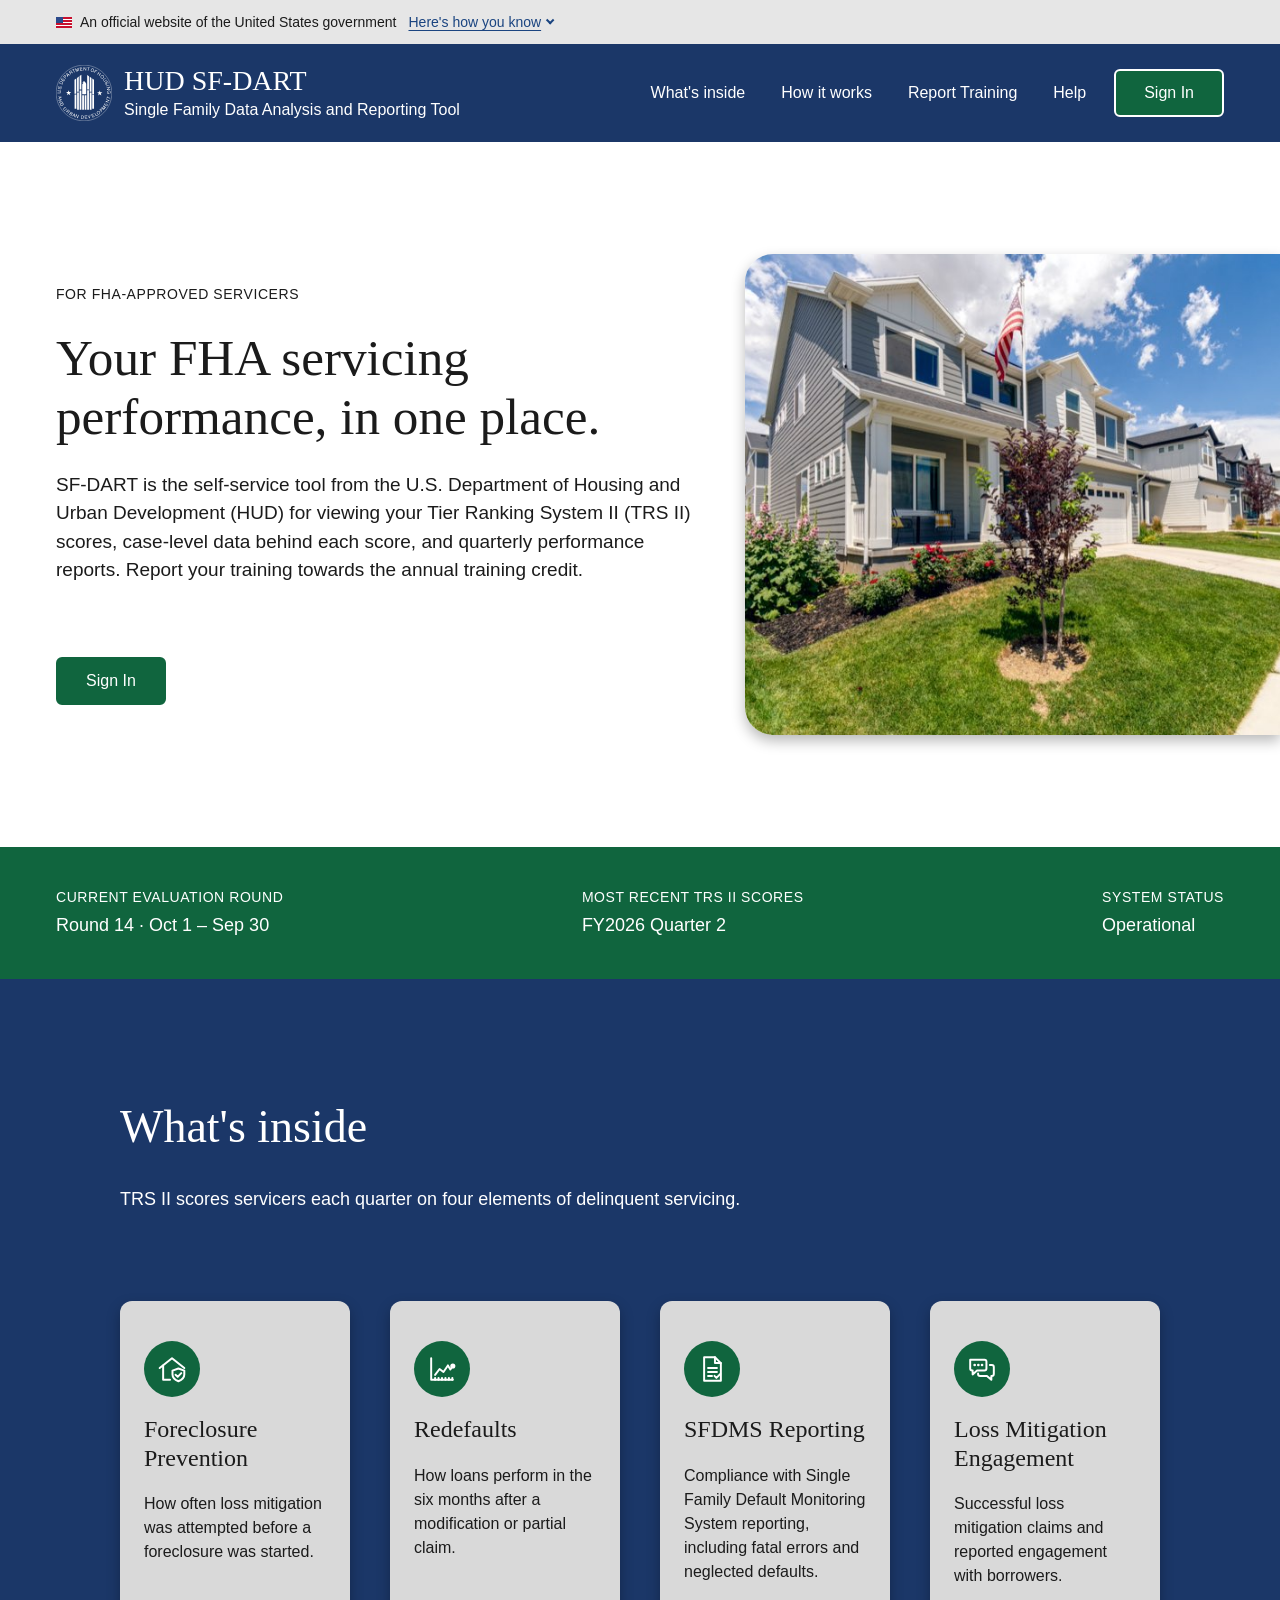
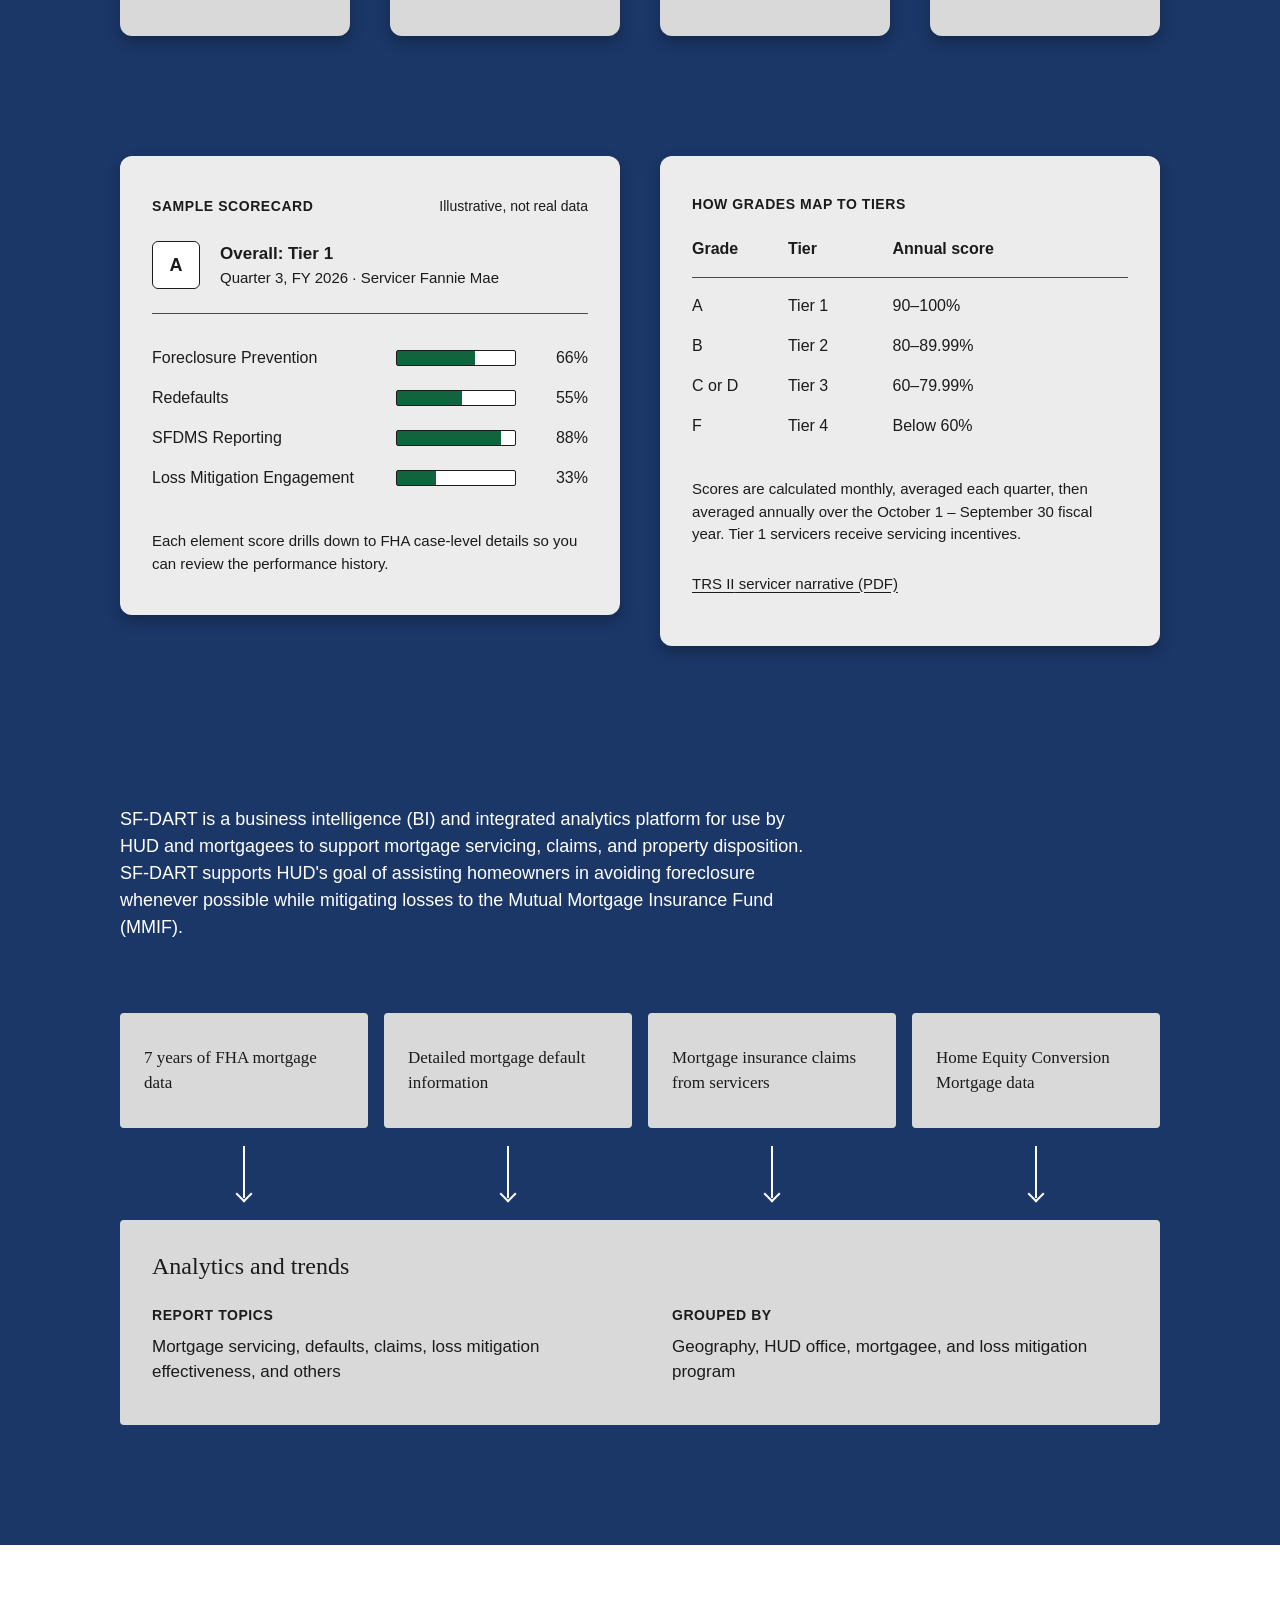
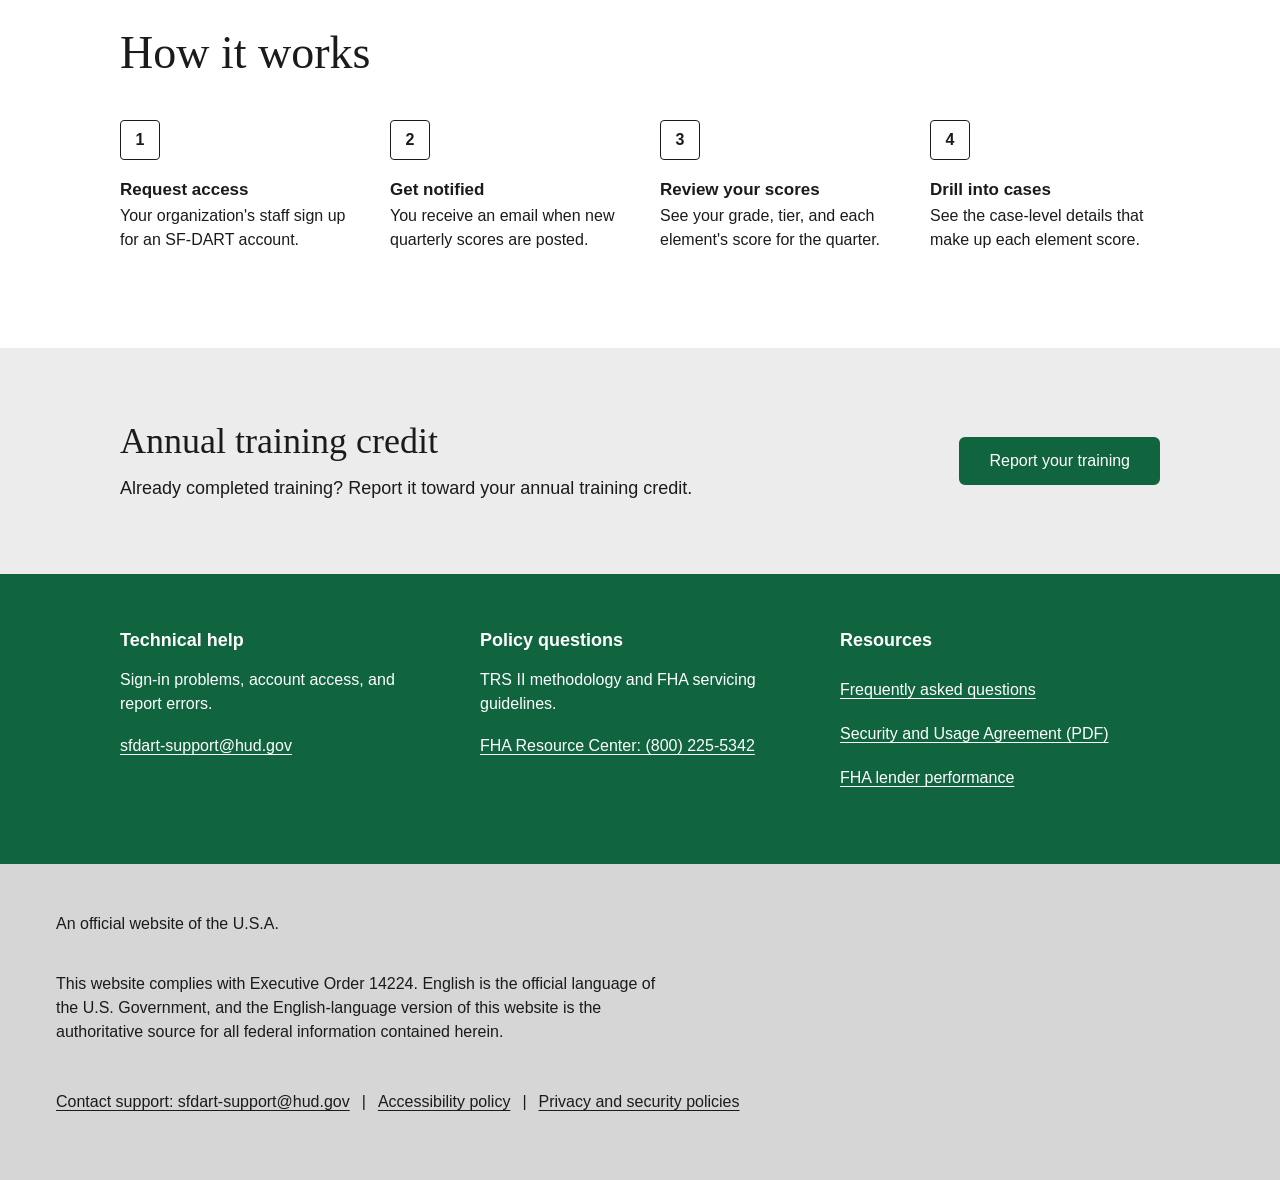
<file: index.html>
<!DOCTYPE html>
<html lang="en">
<head>
  <meta charset="utf-8">
  <meta name="viewport" content="width=device-width, initial-scale=1">
  <title>HUD SF-DART | Single Family Data Analysis and Reporting Tool</title>
  <meta name="description" content="SF-DART is the U.S. Department of Housing and Urban Development's self-service tool for FHA-approved servicers to view TRS II scores, case-level data and quarterly performance reports.">
  <link rel="stylesheet" href="css/base.css">
  <link rel="stylesheet" href="css/home.css">
  <script>
    // Enable scroll reveals only when the visitor hasn't asked for reduced motion.
    if (window.matchMedia("(prefers-reduced-motion: no-preference)").matches && "IntersectionObserver" in window) {
      document.documentElement.classList.add("js-motion");
    }
  </script>
</head>
<body>
  <a class="skip-link" href="#main">Skip to main content</a>

  <section class="gov-banner" aria-label="Official website of the United States government">
    <div class="wrap--wide">
      <details>
        <summary><span><span class="gov-banner__flag" aria-hidden="true"></span>An official website of the United States government</span> <span class="gov-banner__how">Here's how you know</span></summary>
        <p><strong>Official websites use .gov.</strong> A .gov website belongs to an official government organization in the United States. <strong>Secure .gov websites use HTTPS.</strong> A lock or https:// means you've safely connected to the .gov website.</p>
      </details>
    </div>
  </section>

  <header class="site-header">
    <div class="wrap--wide">
      <a class="brand" href="index.html">
        <img class="brand__seal" src="img/sfdart-logo.svg" width="56" height="56" alt="">
        <span>
          <span class="brand__name"><abbr title="U.S. Department of Housing and Urban Development">HUD</abbr> <abbr title="Single Family Data Analysis and Reporting Tool">SF-DART</abbr></span>
          <span class="brand__tagline">Single Family Data Analysis and Reporting Tool</span>
        </span>
      </a>
      <nav class="site-nav" aria-label="Primary">
        <ul role="list">
          <li><a href="#whats-inside">What's inside</a></li>
          <li><a href="#how-it-works">How it works</a></li>
          <li><a href="#training">Report Training</a></li>
          <li><a href="#help">Help</a></li>
          <li><a class="btn btn--primary" href="sign-in.html">Sign In</a></li>
        </ul>
      </nav>
    </div>
  </header>

  <main id="main" tabindex="-1">
    <section class="hero" aria-labelledby="hero-title">
      <div class="hero__copy">
        <p class="eyebrow">For <abbr title="Federal Housing Administration">FHA</abbr>-approved servicers</p>
        <h1 id="hero-title">Your <abbr title="Federal Housing Administration">FHA</abbr> servicing performance, in one place.</h1>
        <p class="hero__lede">SF-DART is the self-service tool from the U.S. Department of Housing and Urban Development (<abbr title="U.S. Department of Housing and Urban Development">HUD</abbr>) for viewing your Tier Ranking System II (<abbr title="Tier Ranking System II">TRS II</abbr>) scores, case-level data behind each score, and quarterly performance reports. Report your training towards the annual training credit.</p>
        <div class="hero__actions">
          <a class="btn btn--primary" href="sign-in.html">Sign In</a>
        </div>
      </div>
      <figure class="hero__media">
        <img src="img/hero-1400.jpg" srcset="img/hero-800.jpg 800w, img/hero-1400.jpg 1400w" sizes="(max-width: 960px) 100vw, 45vw" width="1400" height="933" fetchpriority="high" alt="A row of two-story suburban homes with green lawns, young trees, and an American flag on the front porch.">
      </figure>
    </section>

    <section class="status" aria-labelledby="status-title">
      <div class="wrap--wide">
        <h2 id="status-title" class="visually-hidden">Program status</h2>
        <dl>
          <div>
            <dt>Current evaluation round</dt>
            <dd>Round 14 · Oct 1 – Sep 30</dd>
          </div>
          <div>
            <dt>Most recent <abbr title="Tier Ranking System II">TRS II</abbr> scores</dt>
            <dd><abbr title="Fiscal Year">FY</abbr>2026 Quarter 2</dd>
          </div>
          <div>
            <dt>System status</dt>
            <dd>Operational</dd>
          </div>
        </dl>
      </div>
    </section>

    <section class="inside" id="whats-inside" aria-labelledby="inside-title">
      <div class="wrap">
        <h2 id="inside-title" data-reveal>What's inside</h2>
        <p class="inside__intro" data-reveal><abbr title="Tier Ranking System II">TRS II</abbr> scores servicers each quarter on four elements of delinquent servicing.</p>

        <ul class="elements" role="list">
          <li class="element" data-reveal>
            <img class="element__icon" src="img/sfdart-icon-foreclosure-prevention.svg" alt="" width="56" height="56">
            <h3>Foreclosure Prevention</h3>
            <p>How often loss mitigation was attempted before a foreclosure was started.</p>
          </li>
          <li class="element" data-reveal>
            <img class="element__icon" src="img/sfdart-icon-redefaults.svg" alt="" width="56" height="56">
            <h3>Redefaults</h3>
            <p>How loans perform in the six months after a modification or partial claim.</p>
          </li>
          <li class="element" data-reveal>
            <img class="element__icon" src="img/sfdart-icon-sfdms-reporting.svg" alt="" width="56" height="56">
            <h3><abbr title="Single Family Default Monitoring System">SFDMS</abbr> Reporting</h3>
            <p>Compliance with Single Family Default Monitoring System reporting, including fatal errors and neglected defaults.</p>
          </li>
          <li class="element" data-reveal>
            <img class="element__icon" src="img/sfdart-icon-loss-mitigation-engagement.svg" alt="" width="56" height="56">
            <h3>Loss Mitigation Engagement</h3>
            <p>Successful loss mitigation claims and reported engagement with borrowers.</p>
          </li>
        </ul>

        <div class="panels">
          <article class="panel" aria-labelledby="scorecard-title" data-reveal>
            <header class="panel__head">
              <h3 id="scorecard-title">Sample scorecard</h3>
              <small>Illustrative, not real data</small>
            </header>
            <div class="overall">
              <span class="overall__grade"><span class="visually-hidden">Grade </span>A</span>
              <p><strong>Overall: Tier 1</strong> Quarter 3, <abbr title="Fiscal Year">FY</abbr> 2026 · Servicer Fannie Mae</p>
            </div>
            <dl class="scores">
              <div>
                <dt>Foreclosure Prevention</dt>
                <dd><span class="bar" style="--pct: 66%" aria-hidden="true"></span><span class="pct">66%</span></dd>
              </div>
              <div>
                <dt>Redefaults</dt>
                <dd><span class="bar" style="--pct: 55%" aria-hidden="true"></span><span class="pct">55%</span></dd>
              </div>
              <div>
                <dt><abbr title="Single Family Default Monitoring System">SFDMS</abbr> Reporting</dt>
                <dd><span class="bar" style="--pct: 88%" aria-hidden="true"></span><span class="pct">88%</span></dd>
              </div>
              <div>
                <dt>Loss Mitigation Engagement</dt>
                <dd><span class="bar" style="--pct: 33%" aria-hidden="true"></span><span class="pct">33%</span></dd>
              </div>
            </dl>
            <p class="panel__note">Each element score drills down to <abbr title="Federal Housing Administration">FHA</abbr> case-level details so you can review the performance history.</p>
          </article>

          <article class="panel" aria-labelledby="tiers-title" data-reveal>
            <header class="panel__head">
              <h3 id="tiers-title">How grades map to tiers</h3>
            </header>
            <table class="tiers" aria-labelledby="tiers-title">
              <thead>
                <tr>
                  <th scope="col">Grade</th>
                  <th scope="col">Tier</th>
                  <th scope="col">Annual score</th>
                </tr>
              </thead>
              <tbody>
                <tr><td>A</td><td>Tier 1</td><td>90–100%</td></tr>
                <tr><td>B</td><td>Tier 2</td><td>80–89.99%</td></tr>
                <tr><td>C or D</td><td>Tier 3</td><td>60–79.99%</td></tr>
                <tr><td>F</td><td>Tier 4</td><td>Below 60%</td></tr>
              </tbody>
            </table>
            <p class="panel__note">Scores are calculated monthly, averaged each quarter, then averaged annually over the October 1 – September 30 fiscal year. Tier 1 servicers receive servicing incentives.</p>
            <a class="link" href="https://www.hud.gov/sites/dfiles/SFH/documents/spsnarrative.pdf"><abbr title="Tier Ranking System II">TRS II</abbr>&nbsp;servicer narrative (PDF)</a>
          </article>
        </div>

        <p class="platform" data-reveal>SF-DART is a business intelligence (BI) and integrated analytics platform for use by <abbr title="U.S. Department of Housing and Urban Development">HUD</abbr> and mortgagees to support mortgage servicing, claims, and property disposition. SF-DART supports <abbr title="U.S. Department of Housing and Urban Development">HUD</abbr>'s goal of assisting homeowners in avoiding foreclosure whenever possible while mitigating losses to the Mutual Mortgage Insurance Fund (<abbr title="Mutual Mortgage Insurance Fund">MMIF</abbr>).</p>

        <h3 class="visually-hidden" id="sources-title">Data sources that feed Analytics and trends</h3>
        <ul class="sources" role="list" aria-labelledby="sources-title">
          <li data-reveal>7 years of <abbr title="Federal Housing Administration">FHA</abbr> mortgage data</li>
          <li data-reveal>Detailed mortgage default information</li>
          <li data-reveal>Mortgage insurance claims from servicers</li>
          <li data-reveal>Home Equity Conversion Mortgage data</li>
        </ul>

        <section class="analytics" aria-labelledby="analytics-title" data-reveal>
          <h3 id="analytics-title">Analytics and trends</h3>
          <dl>
            <div>
              <dt>Report topics</dt>
              <dd>Mortgage servicing, defaults, claims, loss mitigation effectiveness, and others</dd>
            </div>
            <div>
              <dt>Grouped by</dt>
              <dd>Geography, <abbr title="U.S. Department of Housing and Urban Development">HUD</abbr> office, mortgagee, and loss mitigation program</dd>
            </div>
          </dl>
        </section>
      </div>
    </section>

    <section class="how" id="how-it-works" aria-labelledby="how-title">
      <div class="wrap">
        <h2 id="how-title" data-reveal>How it works</h2>
        <ol class="steps" role="list">
          <li data-reveal>
            <h3>Request access</h3>
            <p>Your organization's staff sign up for an SF-DART account.</p>
          </li>
          <li data-reveal>
            <h3>Get notified</h3>
            <p>You receive an email when new quarterly scores are posted.</p>
          </li>
          <li data-reveal>
            <h3>Review your scores</h3>
            <p>See your grade, tier, and each element's score for the quarter.</p>
          </li>
          <li data-reveal>
            <h3>Drill into cases</h3>
            <p>See the case-level details that make up each element score.</p>
          </li>
        </ol>
      </div>
    </section>

    <section class="training" id="training" aria-labelledby="training-title">
      <div class="wrap">
        <div data-reveal>
          <h2 id="training-title">Annual training credit</h2>
          <p>Already completed training? Report it toward your annual training credit.</p>
        </div>
        <a class="btn btn--primary" href="https://sfdart.hud.gov/dashboard-ta.html" data-reveal>Report your training</a>
      </div>
    </section>

    <section class="help" id="help" aria-label="Help and resources">
      <div class="wrap">
        <div>
          <h2>Technical help</h2>
          <p>Sign-in problems, account access, and report errors.</p>
          <a class="link" href="mailto:sfdart-support@hud.gov">sfdart-support@hud.gov</a>
        </div>
        <div>
          <h2>Policy questions</h2>
          <p><abbr title="Tier Ranking System II">TRS II</abbr> methodology and <abbr title="Federal Housing Administration">FHA</abbr> servicing guidelines.</p>
          <a class="link" href="tel:+18002255342">FHA Resource Center: (800) 225-5342</a>
        </div>
        <div>
          <h2>Resources</h2>
          <ul role="list">
            <li><a class="link" href="faq.html">Frequently asked questions</a></li>
            <li><a class="link" href="https://sfdart.hud.gov/sfdart_user_agreement.pdf#page=1">Security and Usage Agreement (PDF)</a></li>
            <li><a class="link" href="https://www.hud.gov/hud-partners/single-family-lender-performance">FHA lender performance</a></li>
          </ul>
        </div>
      </div>
    </section>
  </main>

  <footer class="site-footer">
    <div class="wrap--wide">
      <div class="footer__notices">
        <p>An official website of the U.S.A.</p>
        <p>This website complies with Executive Order 14224. English is the official language of the U.S. Government, and the English-language version of this website is the authoritative source for all federal information contained herein.</p>
      </div>
      <ul role="list">
        <li><a class="link" href="mailto:sfdart-support@hud.gov">Contact support: sfdart-support@hud.gov</a></li>
        <li><a class="link" href="https://www.hud.gov/accessibility">Accessibility policy</a></li>
        <li><a class="link" href="https://www.hud.gov/privacy">Privacy and security policies</a></li>
      </ul>
    </div>
  </footer>

  <script>
    // Scroll reveals: add .is-visible once each element enters the viewport.
    (() => {
      const root = document.documentElement;
      const motionOK = window.matchMedia("(prefers-reduced-motion: no-preference)");
      if (!root.classList.contains("js-motion")) return;

      const revealAll = () => {
        document.querySelectorAll("[data-reveal]").forEach((el) => el.classList.add("is-visible"));
      };

      const observer = new IntersectionObserver((entries) => {
        for (const entry of entries) {
          if (entry.isIntersecting) {
            entry.target.classList.add("is-visible");
            observer.unobserve(entry.target);
          }
        }
      }, { rootMargin: "0px 0px -8% 0px", threshold: 0 });

      document.querySelectorAll("[data-reveal]").forEach((el) => observer.observe(el));

      // If the visitor turns on reduced motion mid-visit, show everything immediately.
      motionOK.addEventListener("change", (e) => {
        if (!e.matches) {
          observer.disconnect();
          revealAll();
          root.classList.remove("js-motion");
        }
      });

      // Jumping to content with keyboard focus or in-page links reveals it at once.
      document.addEventListener("focusin", (e) => {
        const target = e.target.closest("[data-reveal]");
        if (target) target.classList.add("is-visible");
      });
      window.addEventListener("beforeprint", revealAll);
    })();
  </script>
</body>
</html>
</file>
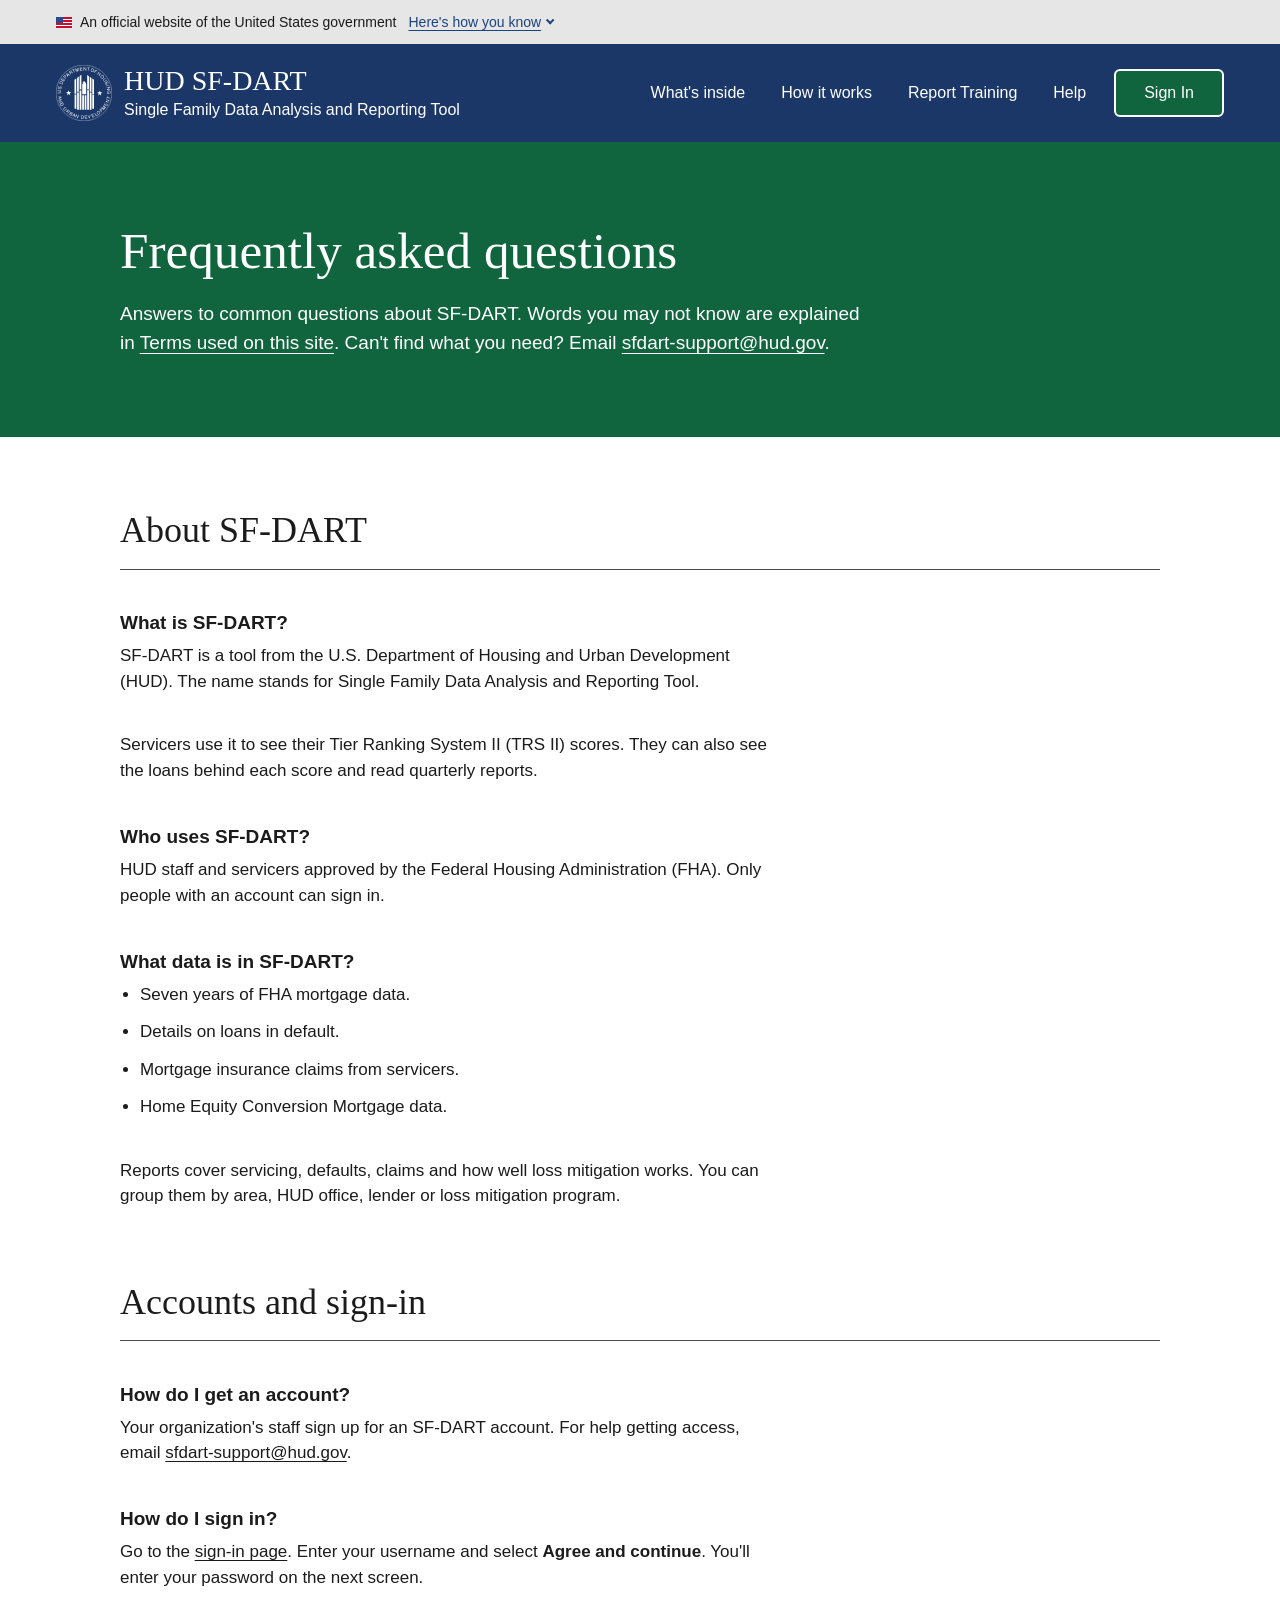
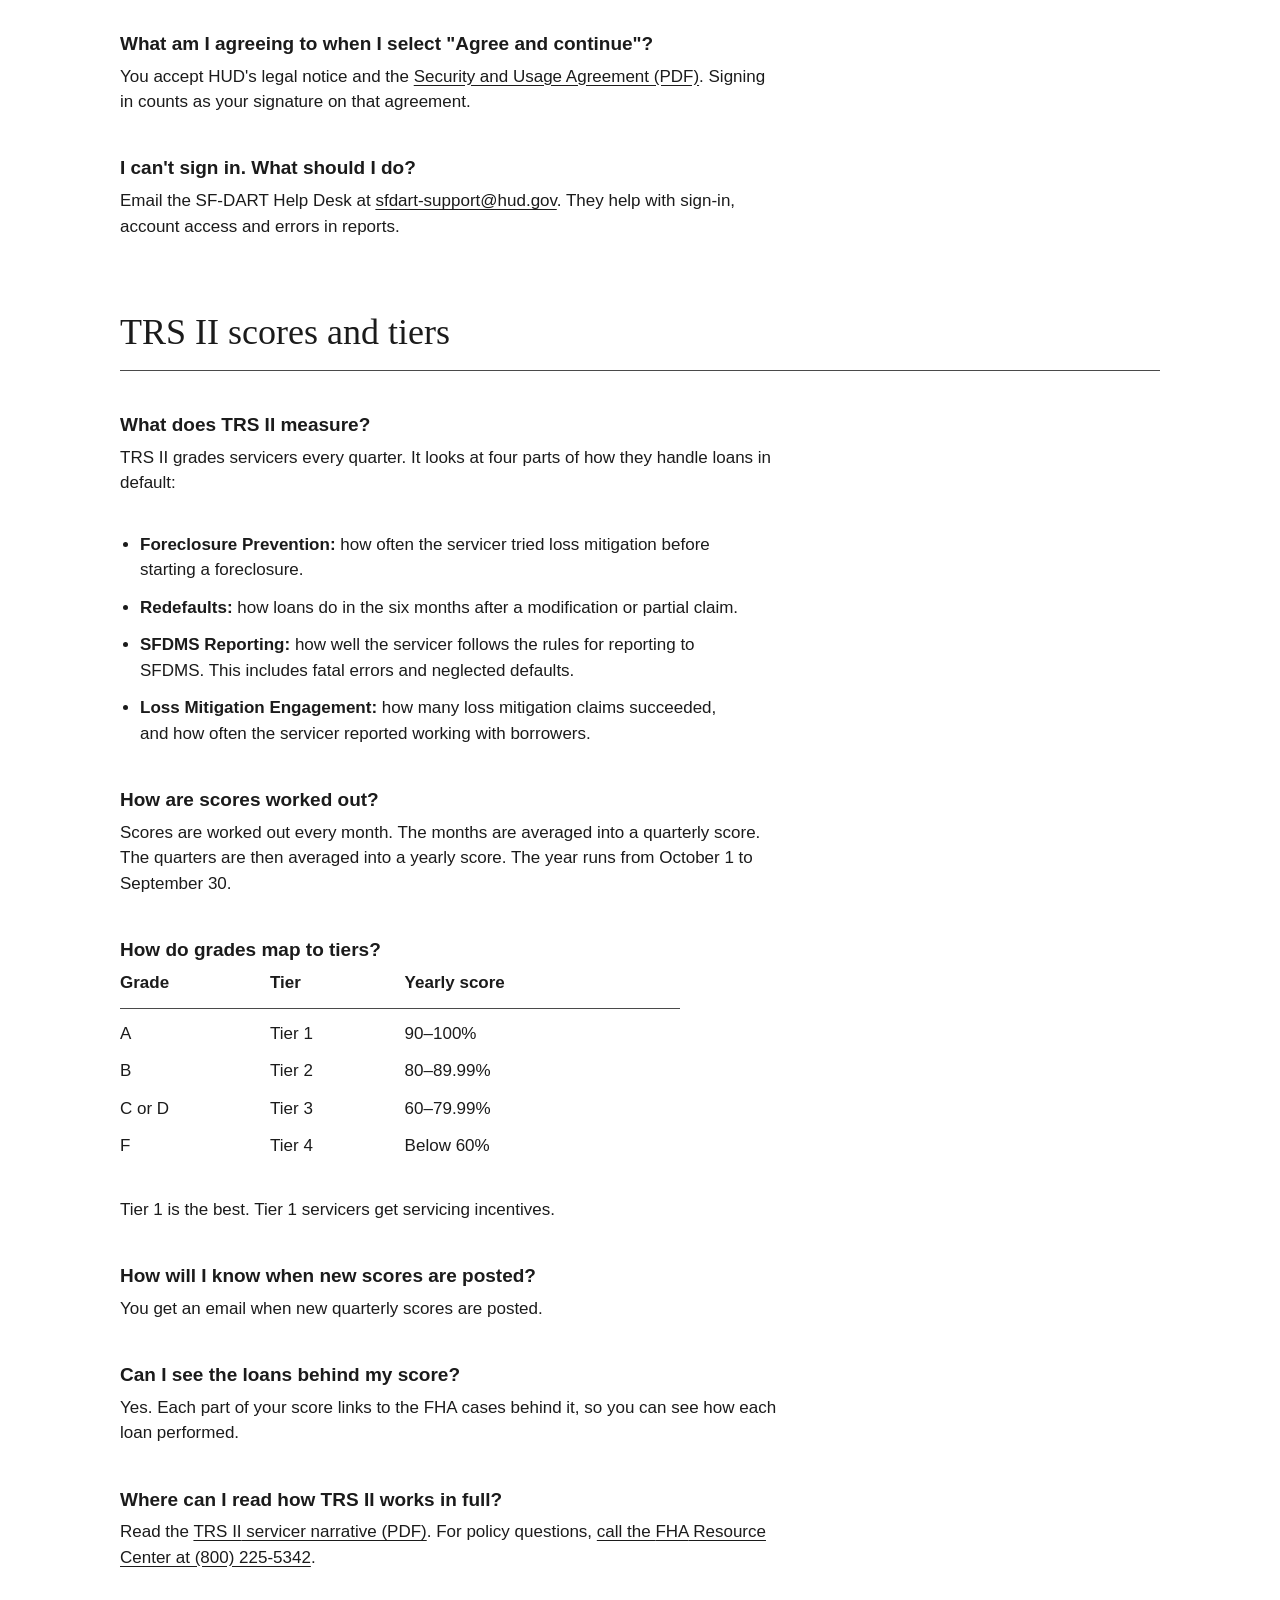
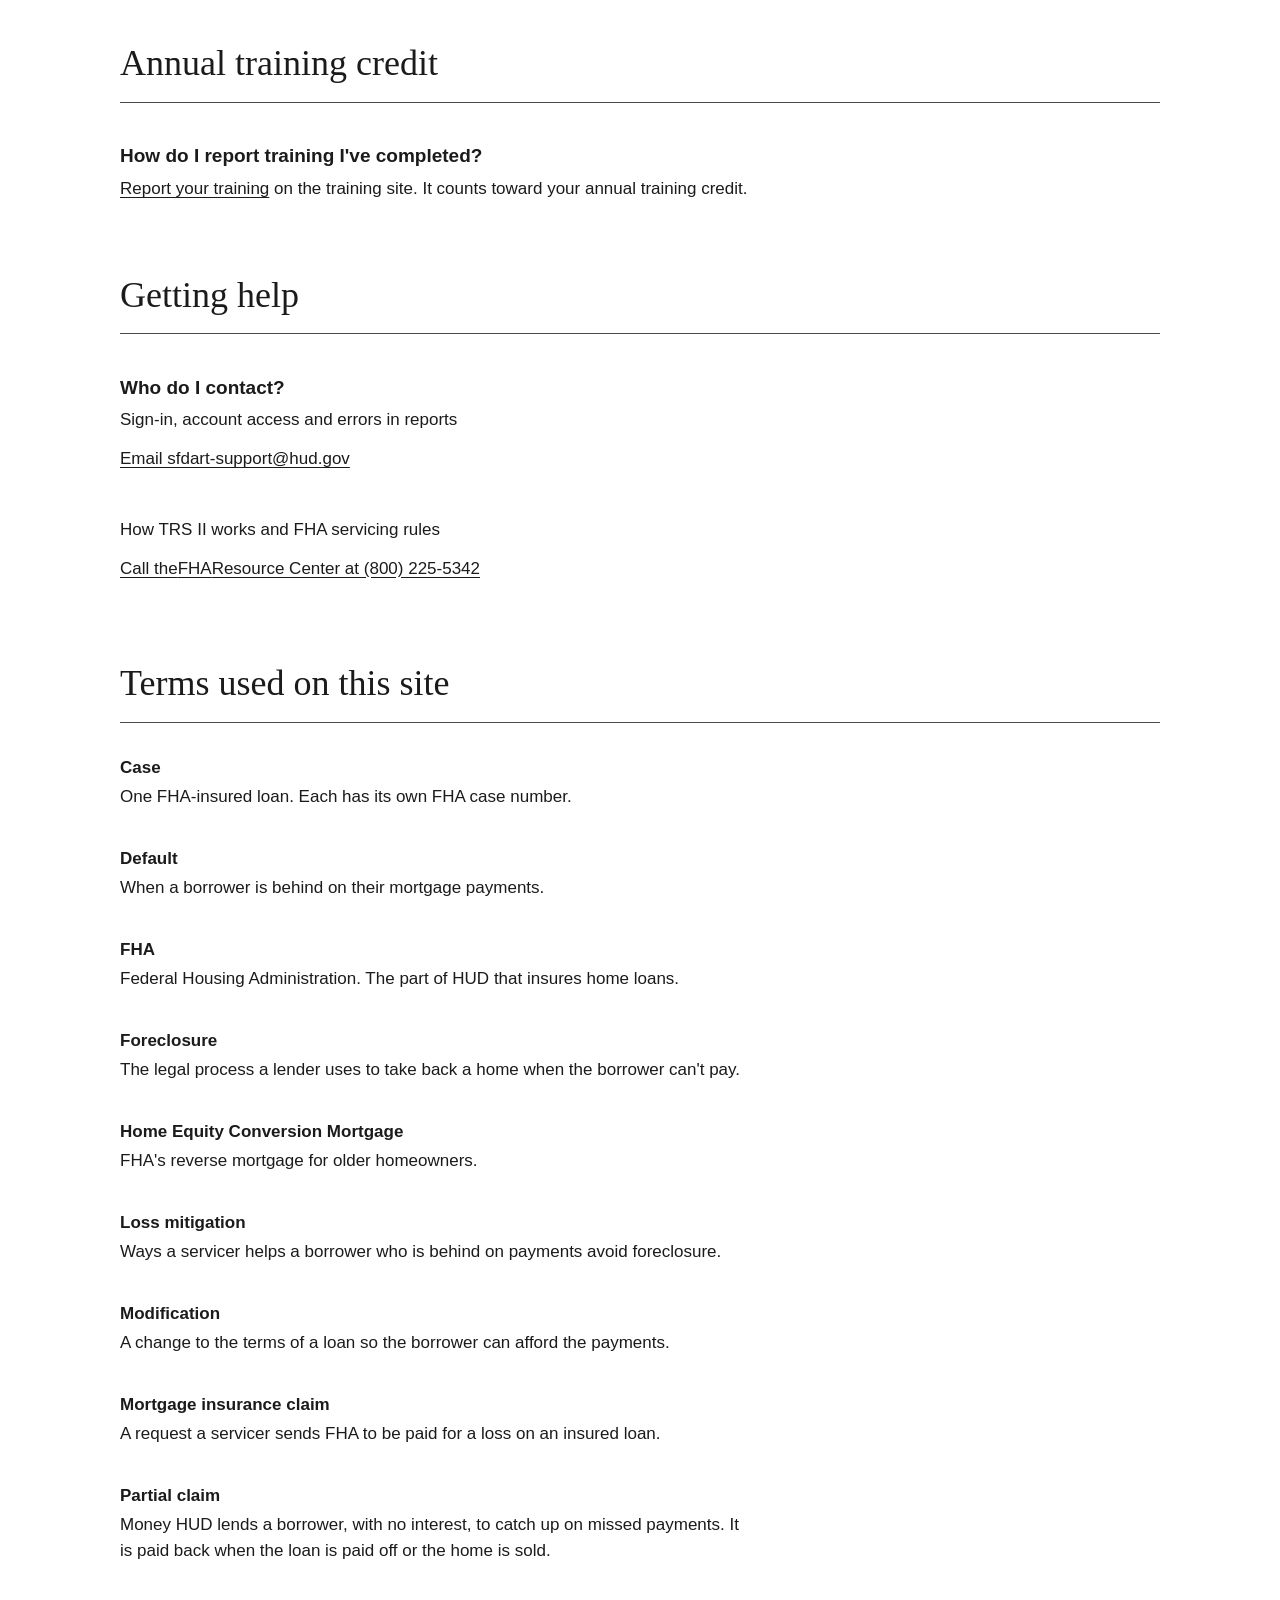
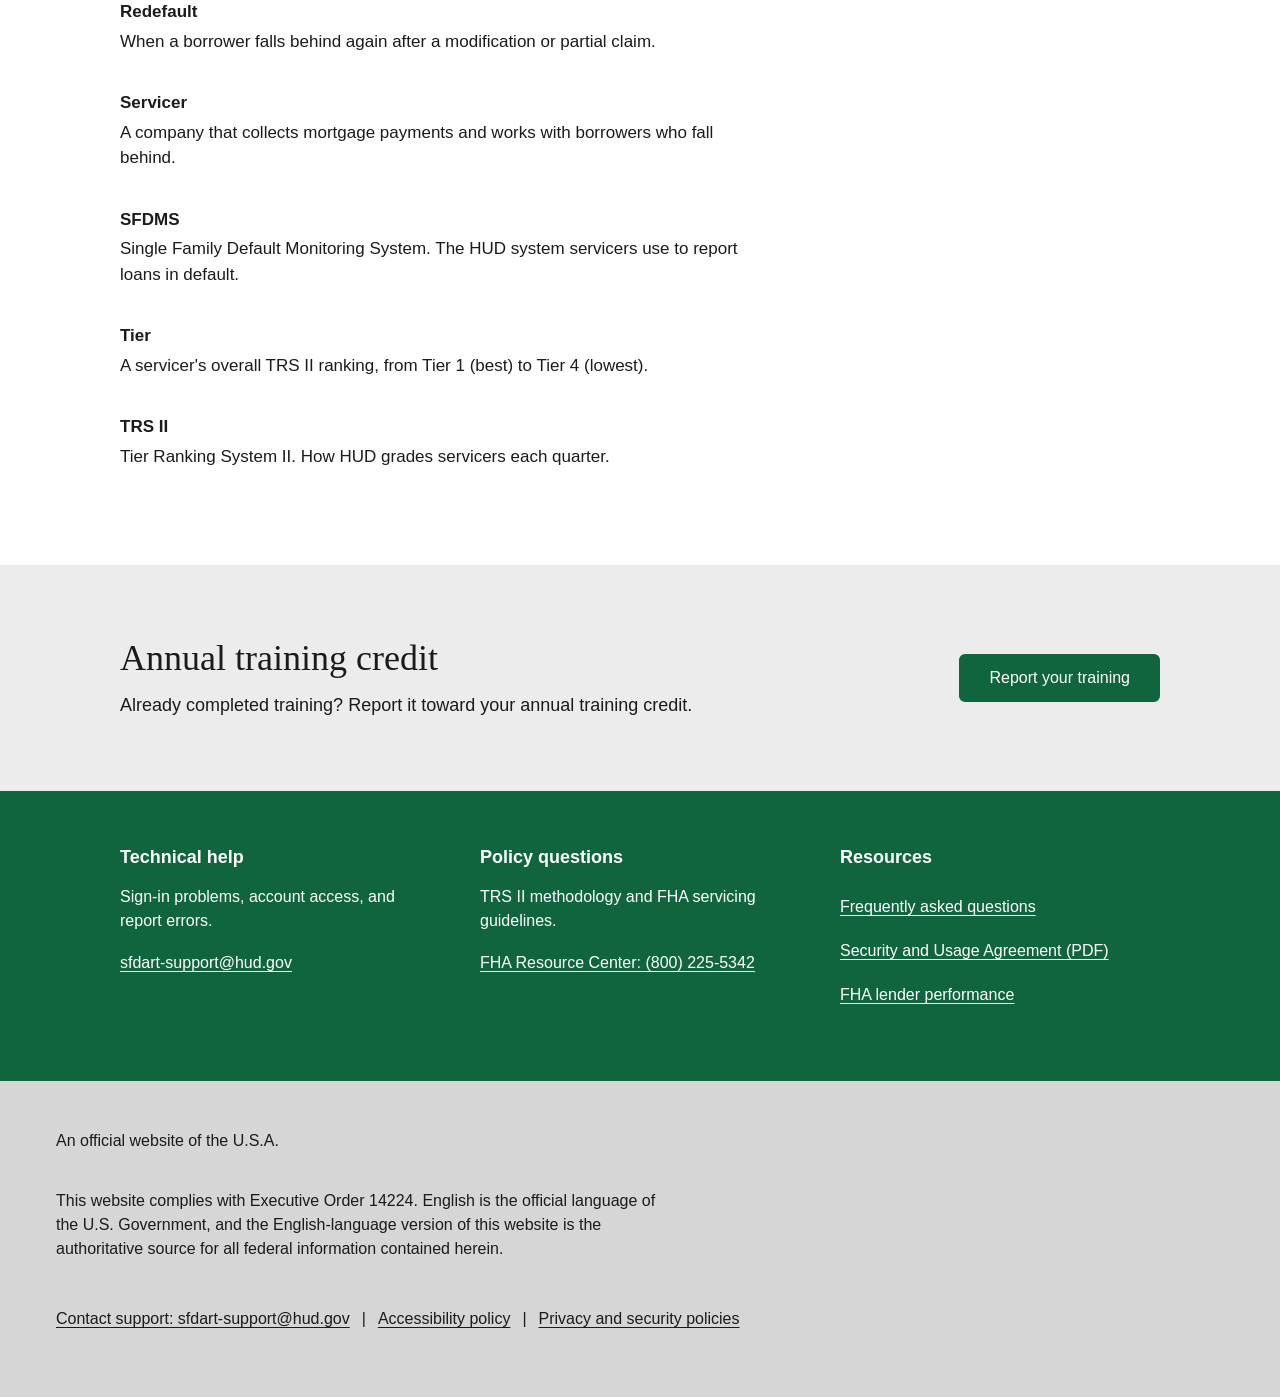
<file: faq.html>
<!DOCTYPE html>
<html lang="en">
<head>
  <meta charset="utf-8">
  <meta name="viewport" content="width=device-width, initial-scale=1">
  <title>Frequently asked questions | HUD SF-DART</title>
  <meta name="description" content="Answers to common questions about HUD SF-DART: accounts and sign-in, TRS II scores and tiers, training credit, and where to get help.">
  <link rel="stylesheet" href="css/base.css">
  <link rel="stylesheet" href="css/faq.css">
</head>
<body>
  <a class="skip-link" href="#main">Skip to main content</a>

  <section class="gov-banner" aria-label="Official website of the United States government">
    <div class="wrap--wide">
      <details>
        <summary><span><span class="gov-banner__flag" aria-hidden="true"></span>An official website of the United States government</span> <span class="gov-banner__how">Here's how you know</span></summary>
        <p><strong>Official websites use .gov.</strong> A .gov website belongs to an official government organization in the United States. <strong>Secure .gov websites use HTTPS.</strong> A lock or https:// means you've safely connected to the .gov website.</p>
      </details>
    </div>
  </section>

  <header class="site-header">
    <div class="wrap--wide">
      <a class="brand" href="index.html">
        <img class="brand__seal" src="img/sfdart-logo.svg" width="56" height="56" alt="">
        <span>
          <span class="brand__name"><abbr title="U.S. Department of Housing and Urban Development">HUD</abbr> <abbr title="Single Family Data Analysis and Reporting Tool">SF-DART</abbr></span>
          <span class="brand__tagline">Single Family Data Analysis and Reporting Tool</span>
        </span>
      </a>
      <nav class="site-nav" aria-label="Primary">
        <ul role="list">
          <li><a href="index.html#whats-inside">What's inside</a></li>
          <li><a href="index.html#how-it-works">How it works</a></li>
          <li><a href="#training">Report Training</a></li>
          <li><a href="#help">Help</a></li>
          <li><a class="btn btn--primary" href="sign-in.html">Sign In</a></li>
        </ul>
      </nav>
    </div>
  </header>

  <main id="main" tabindex="-1">
    <section class="faq-intro" aria-labelledby="faq-title">
      <div class="wrap">
        <h1 id="faq-title">Frequently asked questions</h1>
        <p>Answers to common questions about <abbr title="Single Family Data Analysis and Reporting Tool">SF-DART</abbr>. Words you may not know are explained in <a href="#terms">Terms used on this site</a>. Can't find what you need? Email <a href="mailto:sfdart-support@hud.gov">sfdart-support@hud.gov</a>.</p>
      </div>
    </section>

    <div class="wrap faq">
      <section class="faq-group" id="about" aria-labelledby="about-title">
        <h2 id="about-title">About <abbr title="Single Family Data Analysis and Reporting Tool">SF-DART</abbr></h2>

        <h3>What is <abbr title="Single Family Data Analysis and Reporting Tool">SF-DART</abbr>?</h3>
        <p><abbr title="Single Family Data Analysis and Reporting Tool">SF-DART</abbr> is a tool from the U.S. Department of Housing and Urban Development (<abbr title="U.S. Department of Housing and Urban Development">HUD</abbr>). The name stands for Single Family Data Analysis and Reporting Tool.</p>
        <p>Servicers use it to see their Tier Ranking System II (<abbr title="Tier Ranking System II">TRS II</abbr>) scores. They can also see the loans behind each score and read quarterly reports.</p>

        <h3>Who uses <abbr title="Single Family Data Analysis and Reporting Tool">SF-DART</abbr>?</h3>
        <p><abbr title="U.S. Department of Housing and Urban Development">HUD</abbr> staff and servicers approved by the Federal Housing Administration (<abbr title="Federal Housing Administration">FHA</abbr>). Only people with an account can sign in.</p>

        <h3>What data is in <abbr title="Single Family Data Analysis and Reporting Tool">SF-DART</abbr>?</h3>
        <ul>
          <li>Seven years of <abbr title="Federal Housing Administration">FHA</abbr> mortgage data.</li>
          <li>Details on loans in default.</li>
          <li>Mortgage insurance claims from servicers.</li>
          <li>Home Equity Conversion Mortgage data.</li>
        </ul>
        <p>Reports cover servicing, defaults, claims and how well loss mitigation works. You can group them by area, <abbr title="U.S. Department of Housing and Urban Development">HUD</abbr> office, lender or loss mitigation program.</p>
      </section>

      <section class="faq-group" id="accounts" aria-labelledby="accounts-title">
        <h2 id="accounts-title">Accounts and sign-in</h2>

        <h3>How do I get an account?</h3>
        <p>Your organization's staff sign up for an <abbr title="Single Family Data Analysis and Reporting Tool">SF-DART</abbr> account. For help getting access, email <a href="mailto:sfdart-support@hud.gov">sfdart-support@hud.gov</a>.</p>

        <h3>How do I sign in?</h3>
        <p>Go to the <a href="sign-in.html">sign-in page</a>. Enter your username and select <strong>Agree and continue</strong>. You'll enter your password on the next screen.</p>

        <h3>What am I agreeing to when I select "Agree and continue"?</h3>
        <p>You accept <abbr title="U.S. Department of Housing and Urban Development">HUD</abbr>'s legal notice and the <a href="https://sfdart.hud.gov/sfdart_user_agreement.pdf#page=1">Security and Usage Agreement (PDF)</a>. Signing in counts as your signature on that agreement.</p>

        <h3>I can't sign in. What should I do?</h3>
        <p>Email the <abbr title="Single Family Data Analysis and Reporting Tool">SF-DART</abbr> Help Desk at <a href="mailto:sfdart-support@hud.gov">sfdart-support@hud.gov</a>. They help with sign-in, account access and errors in reports.</p>
      </section>

      <section class="faq-group" id="scores" aria-labelledby="scores-title">
        <h2 id="scores-title"><abbr title="Tier Ranking System II">TRS II</abbr> scores and tiers</h2>

        <h3>What does <abbr title="Tier Ranking System II">TRS II</abbr> measure?</h3>
        <p><abbr title="Tier Ranking System II">TRS II</abbr> grades servicers every quarter. It looks at four parts of how they handle loans in default:</p>
        <ul>
          <li><strong>Foreclosure Prevention:</strong> how often the servicer tried loss mitigation before starting a foreclosure.</li>
          <li><strong>Redefaults:</strong> how loans do in the six months after a modification or partial claim.</li>
          <li><strong><abbr title="Single Family Default Monitoring System">SFDMS</abbr> Reporting:</strong> how well the servicer follows the rules for reporting to <abbr title="Single Family Default Monitoring System">SFDMS</abbr>. This includes fatal errors and neglected defaults.</li>
          <li><strong>Loss Mitigation Engagement:</strong> how many loss mitigation claims succeeded, and how often the servicer reported working with borrowers.</li>
        </ul>

        <h3>How are scores worked out?</h3>
        <p>Scores are worked out every month. The months are averaged into a quarterly score. The quarters are then averaged into a yearly score. The year runs from October&nbsp;1 to September&nbsp;30.</p>

        <h3>How do grades map to tiers?</h3>
        <table class="faq-table">
          <caption class="visually-hidden">Grades, tiers and yearly score ranges</caption>
          <thead>
            <tr>
              <th scope="col">Grade</th>
              <th scope="col">Tier</th>
              <th scope="col">Yearly score</th>
            </tr>
          </thead>
          <tbody>
            <tr><td>A</td><td>Tier 1</td><td>90–100%</td></tr>
            <tr><td>B</td><td>Tier 2</td><td>80–89.99%</td></tr>
            <tr><td>C or D</td><td>Tier 3</td><td>60–79.99%</td></tr>
            <tr><td>F</td><td>Tier 4</td><td>Below 60%</td></tr>
          </tbody>
        </table>
        <p>Tier 1 is the best. Tier 1 servicers get servicing incentives.</p>

        <h3>How will I know when new scores are posted?</h3>
        <p>You get an email when new quarterly scores are posted.</p>

        <h3>Can I see the loans behind my score?</h3>
        <p>Yes. Each part of your score links to the <abbr title="Federal Housing Administration">FHA</abbr> cases behind it, so you can see how each loan performed.</p>

        <h3>Where can I read how <abbr title="Tier Ranking System II">TRS II</abbr> works in full?</h3>
        <p>Read the <a href="https://www.hud.gov/sites/dfiles/SFH/documents/spsnarrative.pdf"><abbr title="Tier Ranking System II">TRS II</abbr> servicer narrative (PDF)</a>. For policy questions, <a href="tel:+18002255342">call the <abbr title="Federal Housing Administration">FHA</abbr> Resource Center at (800) 225-5342</a>.</p>
      </section>

      <section class="faq-group" id="training-credit" aria-labelledby="training-credit-title">
        <h2 id="training-credit-title">Annual training credit</h2>

        <h3>How do I report training I've completed?</h3>
        <p><a href="https://sfdart.hud.gov/dashboard-ta.html">Report your training</a> on the training site. It counts toward your annual training credit.</p>
      </section>

      <section class="faq-group" id="getting-help" aria-labelledby="getting-help-title">
        <h2 id="getting-help-title">Getting help</h2>

        <h3>Who do I contact?</h3>
        <dl class="faq-contacts">
          <div>
            <dt>Sign-in, account access and errors in reports</dt>
            <dd><a href="mailto:sfdart-support@hud.gov">Email sfdart-support@hud.gov</a></dd>
          </div>
          <div>
            <dt>How <abbr title="Tier Ranking System II">TRS II</abbr> works and <abbr title="Federal Housing Administration">FHA</abbr> servicing rules</dt>
            <dd><a href="tel:+18002255342">Call the <abbr title="Federal Housing Administration">FHA</abbr> Resource Center at (800) 225-5342</a></dd>
          </div>
        </dl>
      </section>

      <section class="faq-group" id="terms" aria-labelledby="terms-title">
        <h2 id="terms-title">Terms used on this site</h2>
        <dl class="glossary">
          <div>
            <dt>Case</dt>
            <dd>One <abbr title="Federal Housing Administration">FHA</abbr>-insured loan. Each has its own <abbr title="Federal Housing Administration">FHA</abbr> case number.</dd>
          </div>
          <div>
            <dt>Default</dt>
            <dd>When a borrower is behind on their mortgage payments.</dd>
          </div>
          <div>
            <dt><abbr title="Federal Housing Administration">FHA</abbr></dt>
            <dd>Federal Housing Administration. The part of <abbr title="U.S. Department of Housing and Urban Development">HUD</abbr> that insures home loans.</dd>
          </div>
          <div>
            <dt>Foreclosure</dt>
            <dd>The legal process a lender uses to take back a home when the borrower can't pay.</dd>
          </div>
          <div>
            <dt>Home Equity Conversion Mortgage</dt>
            <dd><abbr title="Federal Housing Administration">FHA</abbr>'s reverse mortgage for older homeowners.</dd>
          </div>
          <div>
            <dt>Loss mitigation</dt>
            <dd>Ways a servicer helps a borrower who is behind on payments avoid foreclosure.</dd>
          </div>
          <div>
            <dt>Modification</dt>
            <dd>A change to the terms of a loan so the borrower can afford the payments.</dd>
          </div>
          <div>
            <dt>Mortgage insurance claim</dt>
            <dd>A request a servicer sends <abbr title="Federal Housing Administration">FHA</abbr> to be paid for a loss on an insured loan.</dd>
          </div>
          <div>
            <dt>Partial claim</dt>
            <dd>Money <abbr title="U.S. Department of Housing and Urban Development">HUD</abbr> lends a borrower, with no interest, to catch up on missed payments. It is paid back when the loan is paid off or the home is sold.</dd>
          </div>
          <div>
            <dt>Redefault</dt>
            <dd>When a borrower falls behind again after a modification or partial claim.</dd>
          </div>
          <div>
            <dt>Servicer</dt>
            <dd>A company that collects mortgage payments and works with borrowers who fall behind.</dd>
          </div>
          <div>
            <dt><abbr title="Single Family Default Monitoring System">SFDMS</abbr></dt>
            <dd>Single Family Default Monitoring System. The <abbr title="U.S. Department of Housing and Urban Development">HUD</abbr> system servicers use to report loans in default.</dd>
          </div>
          <div>
            <dt>Tier</dt>
            <dd>A servicer's overall <abbr title="Tier Ranking System II">TRS II</abbr> ranking, from Tier 1 (best) to Tier 4 (lowest).</dd>
          </div>
          <div>
            <dt><abbr title="Tier Ranking System II">TRS II</abbr></dt>
            <dd>Tier Ranking System II. How <abbr title="U.S. Department of Housing and Urban Development">HUD</abbr> grades servicers each quarter.</dd>
          </div>
        </dl>
      </section>
    </div>

    <section class="training" id="training" aria-labelledby="training-title">
      <div class="wrap">
        <div>
          <h2 id="training-title">Annual training credit</h2>
          <p>Already completed training? Report it toward your annual training credit.</p>
        </div>
        <a class="btn btn--primary" href="https://sfdart.hud.gov/dashboard-ta.html">Report your training</a>
      </div>
    </section>

    <section class="help" id="help" aria-label="Help and resources">
      <div class="wrap">
        <div>
          <h2>Technical help</h2>
          <p>Sign-in problems, account access, and report errors.</p>
          <a class="link" href="mailto:sfdart-support@hud.gov">sfdart-support@hud.gov</a>
        </div>
        <div>
          <h2>Policy questions</h2>
          <p><abbr title="Tier Ranking System II">TRS II</abbr> methodology and <abbr title="Federal Housing Administration">FHA</abbr> servicing guidelines.</p>
          <a class="link" href="tel:+18002255342">FHA Resource Center: (800) 225-5342</a>
        </div>
        <div>
          <h2>Resources</h2>
          <ul role="list">
            <li><a class="link" href="faq.html" aria-current="page">Frequently asked questions</a></li>
            <li><a class="link" href="https://sfdart.hud.gov/sfdart_user_agreement.pdf#page=1">Security and Usage Agreement (PDF)</a></li>
            <li><a class="link" href="https://www.hud.gov/hud-partners/single-family-lender-performance">FHA lender performance</a></li>
          </ul>
        </div>
      </div>
    </section>
  </main>

  <footer class="site-footer">
    <div class="wrap--wide">
      <div class="footer__notices">
        <p>An official website of the U.S.A.</p>
        <p>This website complies with Executive Order 14224. English is the official language of the U.S. Government, and the English-language version of this website is the authoritative source for all federal information contained herein.</p>
      </div>
      <ul role="list">
        <li><a class="link" href="mailto:sfdart-support@hud.gov">Contact support: sfdart-support@hud.gov</a></li>
        <li><a class="link" href="https://www.hud.gov/accessibility">Accessibility policy</a></li>
        <li><a class="link" href="https://www.hud.gov/privacy">Privacy and security policies</a></li>
      </ul>
    </div>
  </footer>
</body>
</html>
</file>
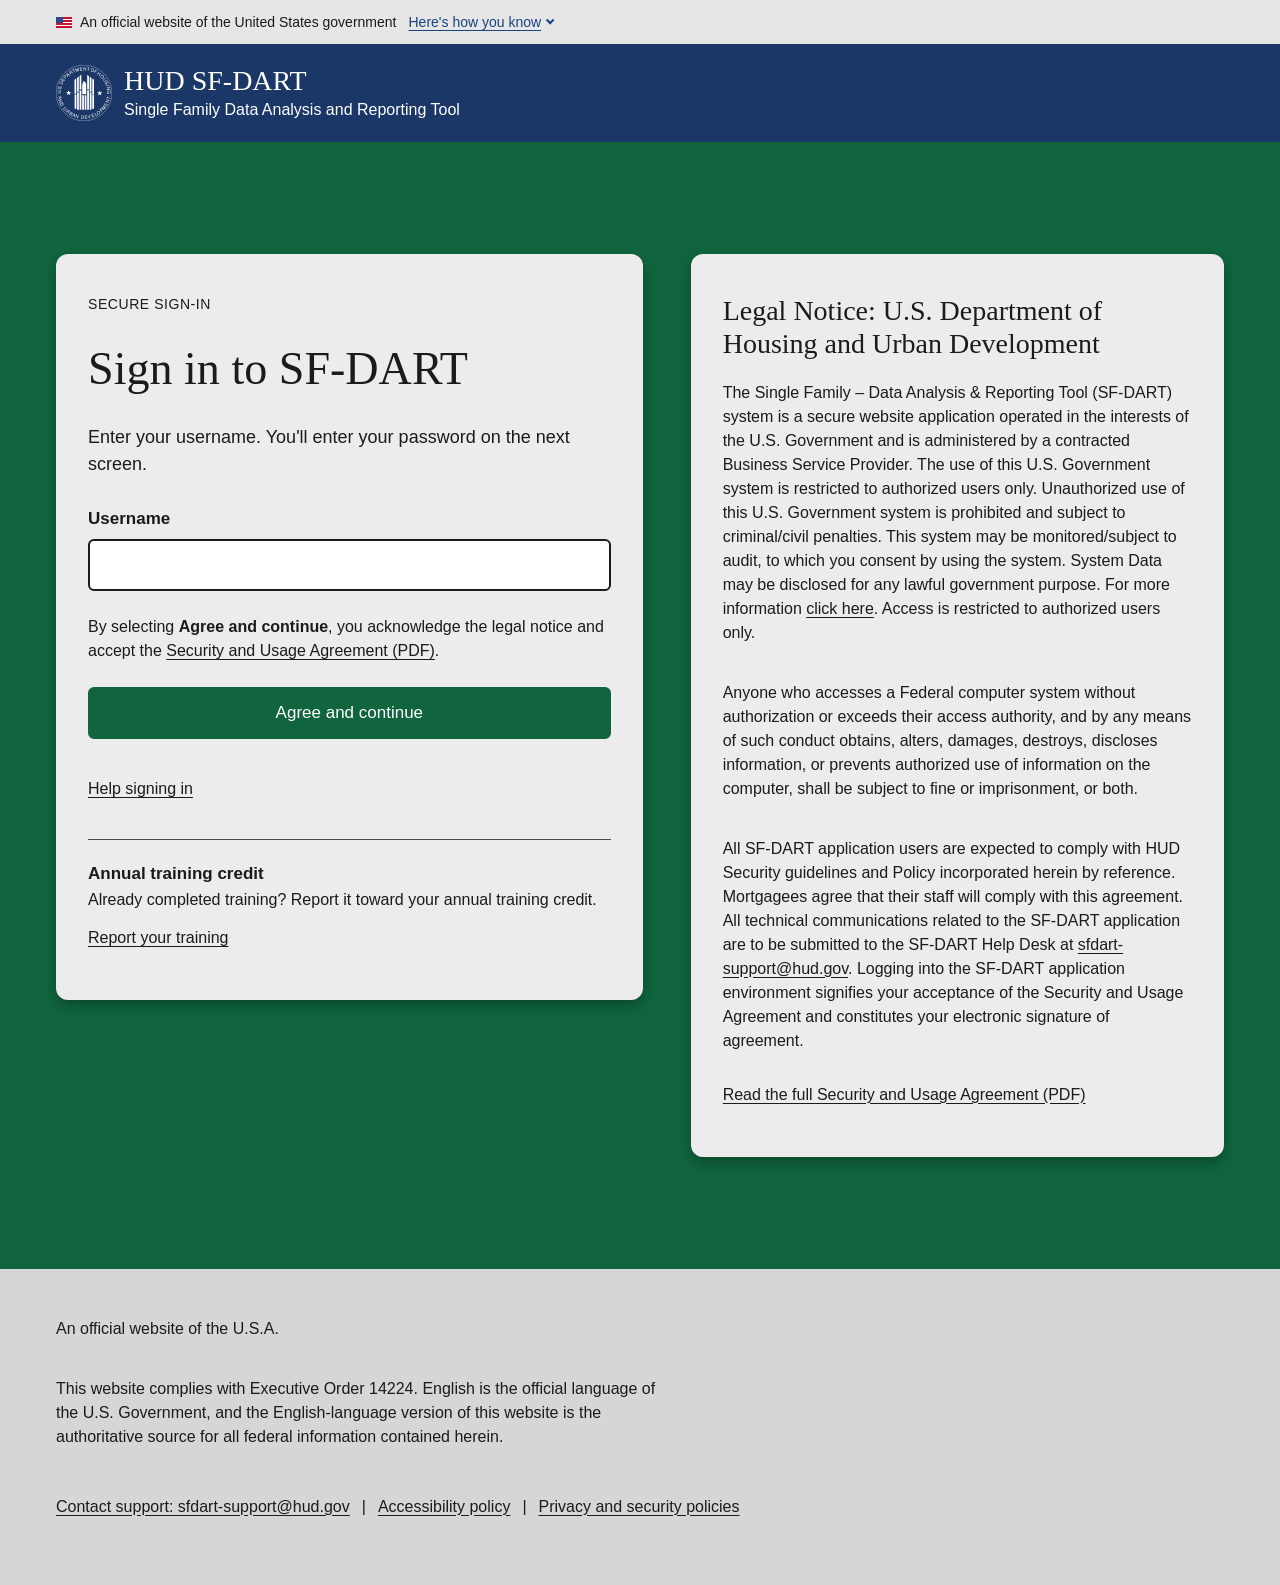
<file: sign-in.html>
<!DOCTYPE html>
<html lang="en">
<head>
  <meta charset="utf-8">
  <meta name="viewport" content="width=device-width, initial-scale=1">
  <title>Sign in | HUD SF-DART</title>
  <meta name="description" content="Sign in to HUD SF-DART, the Single Family Data Analysis and Reporting Tool for FHA-approved servicers.">
  <link rel="stylesheet" href="css/base.css">
  <link rel="stylesheet" href="css/sign-in.css">
</head>
<body>
  <a class="skip-link" href="#main">Skip to main content</a>

  <section class="gov-banner" aria-label="Official website of the United States government">
    <div class="wrap--wide">
      <details>
        <summary><span><span class="gov-banner__flag" aria-hidden="true"></span>An official website of the United States government</span> <span class="gov-banner__how">Here's how you know</span></summary>
        <p><strong>Official websites use .gov.</strong> A .gov website belongs to an official government organization in the United States. <strong>Secure .gov websites use HTTPS.</strong> A lock or https:// means you've safely connected to the .gov website.</p>
      </details>
    </div>
  </section>

  <header class="site-header">
    <div class="wrap--wide">
      <a class="brand" href="index.html">
        <img class="brand__seal" src="img/sfdart-logo.svg" width="56" height="56" alt="">
        <span>
          <span class="brand__name"><abbr title="U.S. Department of Housing and Urban Development">HUD</abbr> <abbr title="Single Family Data Analysis and Reporting Tool">SF-DART</abbr></span>
          <span class="brand__tagline">Single Family Data Analysis and Reporting Tool</span>
        </span>
      </a>
    </div>
  </header>

  <main id="main" tabindex="-1">
    <section class="signin" aria-labelledby="signin-title">
      <div class="wrap--wide signin__grid">
        <div class="signin__card">
          <p class="eyebrow">Secure sign-in</p>
          <h1 id="signin-title">Sign in to <abbr title="Single Family Data Analysis and Reporting Tool">SF-DART</abbr></h1>
          <p class="signin__intro">Enter your username. You'll enter your password on the next screen.</p>

          <form id="signin-form" action="/sign-in/continue" method="post" novalidate>
            <div class="field">
              <label for="username">Username</label>
              <input id="username" name="username" type="text" autocomplete="username" autocapitalize="none" spellcheck="false" required aria-describedby="ack">
              <p class="field__error" id="username-error" role="alert" hidden><span class="visually-hidden">Error:</span> Enter your username.</p>
            </div>

            <p class="ack" id="ack">By selecting <strong>Agree and continue</strong>, you acknowledge the legal notice and accept the <a href="https://sfdart.hud.gov/sfdart_user_agreement.pdf#page=1">Security and Usage Agreement (PDF)</a>.</p>

            <button class="btn btn--primary btn--block" type="submit">Agree and continue</button>
          </form>

          <ul class="signin__links" role="list">
            <li><a class="link" href="mailto:sfdart-support@hud.gov">Help signing in</a></li>
          </ul>

          <div class="signin__training">
            <h2>Annual training credit</h2>
            <p>Already completed training? Report it toward your annual training credit.</p>
            <a class="link" href="https://sfdart.hud.gov/dashboard-ta.html">Report your training</a>
          </div>
        </div>

        <aside class="notice" aria-labelledby="notice-title">
          <h2 id="notice-title">Legal Notice: U.S. Department of Housing and Urban Development</h2>
          <div class="notice__body">
            <p>The Single Family – Data Analysis &amp; Reporting Tool (<abbr title="Single Family Data Analysis and Reporting Tool">SF-DART</abbr>) system is a secure website application operated in the interests of the U.S. Government and is administered by a contracted Business Service Provider. The use of this U.S. Government system is restricted to authorized users only. Unauthorized use of this U.S. Government system is prohibited and subject to criminal/civil penalties. This system may be monitored/subject to audit, to which you consent by using the system. System Data may be disclosed for any lawful government purpose. For more information <a href="https://sfdart.hud.gov/sfdart_user_agreement.pdf#page=3">click here<span class="visually-hidden"> to read the Security Addendum in the Security and Usage Agreement (PDF)</span></a>. Access is restricted to authorized users only.</p>
            <p>Anyone who accesses a Federal computer system without authorization or exceeds their access authority, and by any means of such conduct obtains, alters, damages, destroys, discloses information, or prevents authorized use of information on the computer, shall be subject to fine or imprisonment, or both.</p>
            <p>All <abbr title="Single Family Data Analysis and Reporting Tool">SF-DART</abbr> application users are expected to comply with <abbr title="U.S. Department of Housing and Urban Development">HUD</abbr> Security guidelines and Policy incorporated herein by reference. Mortgagees agree that their staff will comply with this agreement. All technical communications related to the <abbr title="Single Family Data Analysis and Reporting Tool">SF-DART</abbr> application are to be submitted to the <abbr title="Single Family Data Analysis and Reporting Tool">SF-DART</abbr> Help Desk at <a href="mailto:sfdart-support@hud.gov">sfdart-support@hud.gov</a>. Logging into the <abbr title="Single Family Data Analysis and Reporting Tool">SF-DART</abbr> application environment signifies your acceptance of the Security and Usage Agreement and constitutes your electronic signature of agreement.</p>
          </div>
          <a class="link" href="https://sfdart.hud.gov/sfdart_user_agreement.pdf#page=1">Read the full Security and Usage Agreement (PDF)</a>
        </aside>
      </div>
    </section>
  </main>

  <footer class="site-footer">
    <div class="wrap--wide">
      <div class="footer__notices">
        <p>An official website of the U.S.A.</p>
        <p>This website complies with Executive Order 14224. English is the official language of the U.S. Government, and the English-language version of this website is the authoritative source for all federal information contained herein.</p>
      </div>
      <ul role="list">
        <li><a class="link" href="mailto:sfdart-support@hud.gov">Contact support: sfdart-support@hud.gov</a></li>
        <li><a class="link" href="https://www.hud.gov/accessibility">Accessibility policy</a></li>
        <li><a class="link" href="https://www.hud.gov/privacy">Privacy and security policies</a></li>
      </ul>
    </div>
  </footer>
  <script>
    // Accessible validation: visible text error, aria-invalid, focus moves to the field (3.3.1, 3.3.3).
    (() => {
      const form = document.getElementById("signin-form");
      const input = document.getElementById("username");
      const error = document.getElementById("username-error");

      const setError = (show) => {
        error.hidden = !show;
        // Reference the error only while it's shown; hidden text referenced by aria-describedby is still announced.
        input.setAttribute("aria-describedby", show ? "username-error ack" : "ack");
        if (show) input.setAttribute("aria-invalid", "true");
        else input.removeAttribute("aria-invalid");
      };

      form.addEventListener("submit", (event) => {
        if (!input.value.trim()) {
          event.preventDefault();
          setError(true);
          input.focus();
        }
      });

      input.addEventListener("input", () => {
        if (input.value.trim()) setError(false);
      });
    })();
  </script>
</body>
</html>
</file>
<file: css/base.css>
/* Shared styles for every SF-DART page. Load before the page stylesheet. */

/*
  Accessibility target: WCAG 2.2 Level AAA.
  Every text/background pair below meets 7:1 (1.4.6). Notes on each token:
    --green  #10653e  white text 7.11:1 (same hue as HUD #168a55, darkened only to the AAA threshold)
    --navy   #1b3768  white text 11.71:1
    --ink    #1b1b1b  on white 17.2:1, on --card 12.2:1, on --panel 14.6:1, on --footer 11.9:1
    --link-gov #1a4480 on --banner 7.71:1
    --error  #8b0a03  on --panel 8.3:1, on white 9.8:1
*/
:root {
  --navy: #1b3768;
  --green: #10653e;
  --green-hover: #0b4d2f;
  --ink: #1b1b1b;
  --card: #d9d9d9;
  --panel: #ececec;
  --banner: #e6e6e6;
  --footer: #d6d6d6;
  --white: #ffffff;
  --link-gov: #1a4480;
  --focus: #ffbe2e;
  --error: #8b0a03;
  --radius: 12px;
  --shadow: 0 6px 14px rgb(0 0 0 / 0.28);
  --font-serif: Georgia, "Times New Roman", Times, serif;
  --font-sans: "Helvetica Neue", Helvetica, Arial, sans-serif;
  --content: 1040px;
  --gutter: clamp(16px, 5vw, 56px);
  --measure: 70ch;
  --target: 44px;
}

*, *::before, *::after { box-sizing: border-box; }

html { scroll-behavior: smooth; }

body {
  margin: 0;
  font-family: var(--font-sans);
  font-size: 1rem;
  line-height: 1.5;
  color: var(--ink);
  background: var(--white);
}

img { max-width: 100%; display: block; }

h1, h2, h3 {
  font-family: var(--font-serif);
  font-weight: 400;
  line-height: 1.2;
  margin: 0;
}

p { margin: 0; max-width: var(--measure); }

a { color: inherit; text-underline-offset: 0.2em; }

abbr[title] { text-decoration: none; }

/* Focus: two-tone ring so it shows on light and dark backgrounds (2.4.7, 2.4.13) */
:focus-visible {
  outline: 3px solid var(--focus);
  outline-offset: 0;
  box-shadow: 0 0 0 6px var(--ink);
}

.visually-hidden {
  position: absolute !important;
  width: 1px;
  height: 1px;
  padding: 0;
  margin: -1px;
  overflow: hidden;
  clip: rect(0 0 0 0);
  white-space: nowrap;
  border: 0;
}

.skip-link {
  position: absolute;
  left: 8px;
  top: -64px;
  display: inline-flex;
  align-items: center;
  min-height: var(--target);
  padding: 0 16px;
  background: var(--white);
  color: var(--ink);
  z-index: 10;
}
.skip-link:focus { top: 8px; }

/* Skip-link target receives focus programmatically (tabindex="-1"); no ring on the whole page region */
main:focus { outline: none; box-shadow: none; }

.wrap {
  width: min(100% - 2 * var(--gutter), var(--content));
  margin-inline: auto;
}

.wrap--wide {
  width: min(100% - 2 * var(--gutter), 1280px);
  margin-inline: auto;
}

/* Standalone links: underlined and at least 44px tall (1.4.1, 2.5.5) */
.link {
  display: inline-flex;
  align-items: center;
  min-height: var(--target);
  text-decoration: underline;
}
.link:hover { text-decoration-thickness: 3px; }

.eyebrow {
  font-size: 0.875rem;
  text-transform: uppercase;
  letter-spacing: 0.04em;
}

/* Buttons */
.btn {
  display: inline-flex;
  align-items: center;
  justify-content: center;
  min-height: 48px;
  min-width: var(--target);
  padding: 0 28px;
  border: 2px solid var(--green);
  border-radius: 6px;
  font-size: 1rem;
  text-decoration: none;
  transition: background-color 0.15s, color 0.15s;
}
.btn--primary { background: var(--green); color: var(--white); }
.btn--primary:hover { background: var(--green-hover); border-color: var(--green-hover); }
.btn--secondary { background: var(--white); color: var(--green); }
.btn--secondary:hover { background: var(--green); color: var(--white); }
.site-header .btn--primary { border-color: var(--white); }

/* Government banner */
.gov-banner {
  background: var(--banner);
  font-size: 0.875rem;
}
.gov-banner summary {
  display: flex;
  align-items: center;
  flex-wrap: wrap;
  column-gap: 12px;
  min-height: var(--target);
  cursor: pointer;
  list-style: none;
}
.gov-banner summary::-webkit-details-marker { display: none; }
.gov-banner__flag {
  width: 16px;
  height: 11px;
  background:
    linear-gradient(#2b4a8b, #2b4a8b) 0 0 / 7px 6px no-repeat,
    repeating-linear-gradient(#c8102e 0 1.57px, #fff 1.57px 3.14px);
  display: inline-block;
  vertical-align: middle;
  margin-right: 8px;
}
.gov-banner__how {
  color: var(--link-gov);
  text-decoration: underline;
  text-underline-offset: 0.2em;
}
.gov-banner__how::after {
  content: "";
  display: inline-block;
  width: 0.45em;
  height: 0.45em;
  margin-left: 6px;
  border-right: 2px solid currentColor;
  border-bottom: 2px solid currentColor;
  transform: translateY(-0.2em) rotate(45deg);
}
.gov-banner details[open] .gov-banner__how::after { transform: translateY(0.05em) rotate(-135deg); }
.gov-banner details[open] p { padding-bottom: 16px; }

/* Site header */
.site-header {
  background: var(--navy);
  color: var(--white);
  padding: 20px 0;
}
.site-header .wrap--wide {
  display: flex;
  align-items: center;
  justify-content: space-between;
  flex-wrap: wrap;
  gap: 16px 32px;
}
.brand {
  display: flex;
  align-items: center;
  gap: 12px;
  min-height: var(--target);
  text-decoration: none;
}
.brand__seal { width: 56px; height: 56px; flex: none; }
.brand__name {
  display: block;
  font-family: var(--font-serif);
  font-size: 1.75rem;
  line-height: 1.2;
}
.brand__tagline { display: block; font-size: 1rem; }

.site-nav ul {
  display: flex;
  align-items: center;
  flex-wrap: wrap;
  gap: 8px 20px;
  list-style: none;
  margin: 0;
  padding: 0;
}
.site-nav a:not(.btn) {
  display: inline-flex;
  align-items: center;
  min-height: var(--target);
  padding: 0 8px;
  text-decoration: none;
  font-size: 1rem;
}
.site-nav a:not(.btn):hover { text-decoration: underline; }

/* Annual training credit */
.training {
  background: var(--panel);
  padding: 72px 0;
}
.training .wrap {
  display: flex;
  flex-wrap: wrap;
  align-items: center;
  justify-content: space-between;
  gap: 24px 48px;
}
.training h2 { font-size: 2.25rem; margin-bottom: 12px; }
.training p { font-size: 1.125rem; }

/* Help */
.help {
  background: var(--green);
  color: var(--white);
  padding: 56px 0 64px;
}
.help .wrap {
  display: grid;
  grid-template-columns: repeat(3, minmax(0, 1fr));
  gap: 40px;
  font-size: 1rem;
}
.help h2 {
  font-family: var(--font-sans);
  font-weight: 700;
  font-size: 1.125rem;
  margin-bottom: 16px;
}
.help p { margin-bottom: 8px; }
.help ul { list-style: none; margin: 0; padding: 0; }

/* Footer */
.site-footer {
  background: var(--footer);
  padding: 48px 0 56px;
  font-size: 1rem;
}
.site-footer .wrap--wide { display: grid; gap: 2.25em; }
.site-footer ul {
  display: flex;
  flex-wrap: wrap;
  align-items: center;
  list-style: none;
  margin: 0;
  padding: 0;
}
.site-footer li + li::before {
  content: "|";
  content: "|" / ""; /* decorative: keep the separator out of the accessibility tree */
  padding: 0 12px;
}
@media (max-width: 600px) {
  .training { padding: 56px 0; }
  .training h2 { font-size: 1.875rem; }
  .site-footer ul { flex-direction: column; align-items: flex-start; }
  .site-footer li + li::before { content: none; }
}
.footer__notices { display: grid; gap: 2.25em; }


/* ============================================================
   Motion (WCAG 2.2 AAA: 2.2.2, 2.3.1, 2.3.3)
   Runs only under prefers-reduced-motion: no-preference (technique C39).
   Short, plays once, never loops or flashes.
   ============================================================ */
@media (prefers-reduced-motion: no-preference) {
  :root {
    --ease-out: cubic-bezier(0.22, 1, 0.36, 1);
    interpolate-size: allow-keywords;
  }

  @keyframes rise {
    from { opacity: 0; translate: 0 14px; }
  }

  /* Buttons: small lift on hover, press-down on click */
  .btn {
    transition:
      background-color 0.2s, color 0.2s, border-color 0.2s,
      translate 0.2s var(--ease-out), box-shadow 0.2s var(--ease-out);
  }
  .btn:hover { translate: 0 -2px; box-shadow: 0 6px 14px rgb(0 0 0 / 0.22); }
  .btn:active { translate: 0 0; box-shadow: none; }
  .btn:focus-visible:hover { box-shadow: 0 0 0 6px var(--ink); }

  /* Underlines grow thicker smoothly */
  .link, .site-nav a:not(.btn) {
    transition: text-decoration-thickness 0.2s, text-underline-offset 0.2s;
  }
  .link:hover { text-underline-offset: 0.3em; }

  /* Gov banner opens smoothly */
  .gov-banner details::details-content {
    block-size: 0;
    overflow: hidden;
    transition:
      block-size 0.3s var(--ease-out),
      content-visibility 0.3s allow-discrete;
  }
  .gov-banner details[open]::details-content { block-size: auto; }
  .gov-banner__how::after { transition: transform 0.3s var(--ease-out); }
}

/* Windows High Contrast / forced colors */
@media (forced-colors: active) {
  :focus-visible { outline-color: Highlight; }
}

@media (max-width: 960px) {
  .help .wrap { grid-template-columns: 1fr; }
}

@media (prefers-reduced-motion: reduce) {
  html { scroll-behavior: auto; }
}
</file>
<file: css/home.css>
/* Home page (index.html). Requires base.css. */

/* Hero */
.hero {
  display: grid;
  grid-template-columns: minmax(0, 1.2fr) minmax(0, 1fr);
  align-items: center;
  gap: 48px;
  padding: 112px 0 112px max(var(--gutter), calc((100% - 1280px) / 2));
  overflow: hidden;
}
.hero__copy {
  display: flex;
  flex-direction: column;
  align-items: flex-start;
  gap: 24px;
  max-width: 720px;
}
.hero h1 { font-size: clamp(2.25rem, 4vw, 3.5rem); line-height: 1.15; }
.hero__lede { font-size: 1.1875rem; max-width: 34em; }
.hero__actions {
  display: flex;
  flex-wrap: wrap;
  gap: 24px 48px;
  margin-top: 48px;
}
.hero__media { margin: 0; width: 100%; }
.hero__media img {
  width: 100%;
  height: auto;
  aspect-ratio: 6 / 5.4;
  object-fit: cover;
  object-position: 35% 50%;
  border-radius: 28px 0 0 28px;
  box-shadow: var(--shadow);
}

/* Status strip */
.status {
  background: var(--green);
  color: var(--white);
  padding: 40px 0;
}
.status dl {
  display: flex;
  flex-wrap: wrap;
  justify-content: space-between;
  gap: 24px 72px;
  margin: 0;
}
.status dt {
  font-size: 0.875rem;
  text-transform: uppercase;
  letter-spacing: 0.04em;
  margin-bottom: 4px;
}
.status dd { margin: 0; font-size: 1.125rem; }

/* What's inside */
.inside {
  background: var(--navy);
  color: var(--white);
  padding: 120px 0;
}
.inside h2 { font-size: 2.875rem; margin-bottom: 32px; }
.inside__intro { font-size: 1.125rem; }

.elements {
  display: grid;
  grid-template-columns: repeat(4, minmax(0, 1fr));
  gap: 40px;
  list-style: none;
  margin: 88px 0 120px;
  padding: 0;
}
.element {
  background: var(--card);
  color: var(--ink);
  border-radius: var(--radius);
  box-shadow: var(--shadow);
  padding: 40px 24px 48px;
}
.element__icon {
  display: block;
  width: 56px;
  height: 56px;
  margin-bottom: 18px;
}
.element h3 { font-size: 1.5rem; margin-bottom: 20px; }
.element p { font-size: 1rem; }

.panels {
  display: grid;
  grid-template-columns: repeat(2, minmax(0, 1fr));
  gap: 40px;
  align-items: start;
}
.panel {
  background: var(--panel);
  color: var(--ink);
  border-radius: var(--radius);
  box-shadow: var(--shadow);
  padding: 40px 32px;
  font-size: 1rem;
}
.panel__head {
  display: flex;
  justify-content: space-between;
  align-items: baseline;
  flex-wrap: wrap;
  gap: 8px 16px;
  margin-bottom: 24px;
}
.panel__head h3 {
  font-family: var(--font-sans);
  font-size: 0.875rem;
  font-weight: 700;
  text-transform: uppercase;
  letter-spacing: 0.04em;
}
.panel__head small { font-size: 0.875rem; }
.panel__note { font-size: 0.9375rem; }

.overall {
  display: flex;
  align-items: center;
  gap: 20px;
  padding-bottom: 24px;
  border-bottom: 1px solid #4a4a4a;
  margin-bottom: 32px;
}
.overall__grade {
  display: grid;
  place-items: center;
  flex: none;
  width: 48px;
  height: 48px;
  border: 1px solid var(--ink);
  border-radius: 6px;
  background: var(--white);
  font-size: 1.125rem;
  font-weight: 700;
}
.overall p { font-size: 0.9375rem; }
.overall strong { display: block; font-size: 1.0625rem; }

.scores { margin: 0 0 40px; display: grid; gap: 16px; }
.scores div {
  display: grid;
  grid-template-columns: minmax(0, 1fr) minmax(80px, 120px) 3.5em;
  align-items: center;
  gap: 16px;
}
.scores dt { font-size: 1rem; }
.scores dd { margin: 0; display: contents; }
.bar {
  --fill: var(--pct);
  height: 16px;
  border: 1px solid var(--ink);
  border-radius: 2px;
  background: linear-gradient(90deg, var(--green) var(--fill), var(--white) var(--fill));
}
.scores .pct { text-align: right; font-size: 1rem; }

.tiers {
  width: 100%;
  border-collapse: collapse;
  font-size: 1rem;
  margin-bottom: 40px;
}
.tiers th {
  text-align: left;
  font-weight: 700;
  padding: 0 12px 16px 0;
  border-bottom: 1px solid #4a4a4a;
}
.tiers td { padding: 16px 12px 0 0; }
.tiers td:first-child, .tiers th:first-child { width: 22%; }
.tiers td:nth-child(2), .tiers th:nth-child(2) { width: 24%; }
.panel .link { margin-top: 16px; font-size: 0.9375rem; }

/* Data sources */
.platform {
  margin: 160px 0 72px;
  font-size: 1.125rem;
}
.sources {
  display: grid;
  grid-template-columns: repeat(4, minmax(0, 1fr));
  gap: 16px;
  list-style: none;
  margin: 0;
  padding: 0;
}
.sources li {
  position: relative;
  background: var(--card);
  color: var(--ink);
  border-radius: 4px;
  padding: 32px 24px;
  font-family: var(--font-serif);
  font-size: 1.0625rem;
  margin-bottom: 92px;
}
.sources li::after {
  content: "";
  position: absolute;
  left: 50%;
  top: calc(100% + 18px);
  width: 2px;
  height: 52px;
  background: var(--white);
  transform: translateX(-50%);
}
.sources li::before {
  content: "";
  position: absolute;
  left: 50%;
  top: calc(100% + 60px);
  width: 12px;
  height: 12px;
  border-right: 2px solid var(--white);
  border-bottom: 2px solid var(--white);
  transform: translateX(-50%) rotate(45deg);
}

.analytics {
  background: var(--card);
  color: var(--ink);
  border-radius: 4px;
  padding: 32px 32px 40px;
}
.analytics h3 { font-size: 1.5rem; margin-bottom: 24px; }
.analytics dl {
  display: grid;
  grid-template-columns: repeat(2, minmax(0, 1fr));
  gap: 24px 64px;
  margin: 0;
}
.analytics dt {
  font-size: 0.875rem;
  font-weight: 700;
  text-transform: uppercase;
  letter-spacing: 0.04em;
  margin-bottom: 8px;
}
.analytics dd { margin: 0; font-size: 1.0625rem; }

/* How it works */
.how { padding: 80px 0 96px; }
.how h2 { font-size: 2.875rem; margin-bottom: 40px; }
.steps {
  display: grid;
  grid-template-columns: repeat(4, minmax(0, 1fr));
  gap: 40px;
  list-style: none;
  margin: 0;
  padding: 0;
  counter-reset: step;
}
.steps li {
  counter-increment: step;
  font-size: 1rem;
}
.steps li::before {
  content: counter(step);
  display: grid;
  place-items: center;
  width: 40px;
  height: 40px;
  border: 1px solid var(--ink);
  border-radius: 4px;
  font-weight: 700;
  margin-bottom: 20px;
}
.steps h3 {
  font-family: var(--font-sans);
  font-weight: 700;
  font-size: 1.0625rem;
  margin-bottom: 4px;
}

/* Annual training credit (base styles in base.css) */
.training > .wrap > :nth-child(2) { --i: 1; }


/* ============================================================
   Motion (WCAG 2.2 AAA: 2.2.2, 2.3.1, 2.3.3)
   - Everything below runs only under prefers-reduced-motion: no-preference (technique C39).
   - Animations are short, play once, never loop, and never flash.
   - Content is fully visible without JavaScript: the hidden starting
     state applies only once the script adds .js-motion to <html>.
   ============================================================ */
@property --fill {
  syntax: "<percentage>";
  inherits: false;
  initial-value: 0%;
}

@media (prefers-reduced-motion: no-preference) {
  @keyframes settle-in {
    from { opacity: 0; scale: 1.04; }
  }
  @keyframes drift {
    to { translate: 0 32px; }
  }

  /* Hero: staggered entrance on load */
  .hero__copy > * {
    animation: rise 0.7s var(--ease-out) both;
    animation-delay: calc(var(--i, 0) * 90ms);
  }
  .hero__copy > :nth-child(2) { --i: 1; }
  .hero__copy > :nth-child(3) { --i: 2; }
  .hero__copy > :nth-child(4) { --i: 3; }
  .hero__media { overflow: visible; }
  .hero__media img { animation: settle-in 1s var(--ease-out) 0.15s both; }

  /* Hero image drifts slightly as it scrolls away (scroll-driven, progressive enhancement) */
  @supports (animation-timeline: view()) {
    .hero__media img {
      animation:
        settle-in 1s var(--ease-out) 0.15s both,
        drift linear both;
      animation-timeline: auto, view();
      animation-range: normal, exit 0% exit 100%;
    }
  }

  /* Scroll reveals */
  .js-motion [data-reveal] {
    opacity: 0;
    translate: 0 20px;
    transition:
      opacity 0.6s var(--ease-out),
      translate 0.6s var(--ease-out);
    transition-delay: calc(var(--i, 0) * 90ms);
  }
  .js-motion [data-reveal].is-visible { opacity: 1; translate: none; }
  .elements > :nth-child(2), .sources > :nth-child(2), .steps > :nth-child(2), .panels > :nth-child(2) { --i: 1; }
  .elements > :nth-child(3), .sources > :nth-child(3), .steps > :nth-child(3) { --i: 2; }
  .elements > :nth-child(4), .sources > :nth-child(4), .steps > :nth-child(4) { --i: 3; }

  /* Score bars fill once the scorecard is in view */
  .js-motion [data-reveal] .bar { --fill: 0%; }
  .js-motion [data-reveal].is-visible .bar {
    --fill: var(--pct);
    transition: --fill 1.1s var(--ease-out) 0.35s;
  }
  .js-motion .scores > :nth-child(2) .bar { transition-delay: 0.45s; }
  .js-motion .scores > :nth-child(3) .bar { transition-delay: 0.55s; }
  .js-motion .scores > :nth-child(4) .bar { transition-delay: 0.65s; }

  /* Data-flow arrows draw downward after their source card appears */
  .js-motion .sources li::after {
    scale: 1 0;
    transform-origin: top;
    transition: scale 0.5s var(--ease-out);
    transition-delay: calc(var(--i, 0) * 90ms + 0.35s);
  }
  .js-motion .sources li::before {
    opacity: 0;
    transition: opacity 0.3s ease-out;
    transition-delay: calc(var(--i, 0) * 90ms + 0.7s);
  }
  .js-motion .sources li.is-visible::after { scale: 1 1; }
  .js-motion .sources li.is-visible::before { opacity: 1; }
}

/* Never print or hand off half-revealed content */
@media print {
  [data-reveal] { opacity: 1 !important; translate: none !important; }
  .bar { --fill: var(--pct) !important; }
}

/* Windows High Contrast / forced colors */
@media (forced-colors: active) {
  .bar {
    forced-color-adjust: none;
    border-color: CanvasText;
    background: linear-gradient(90deg, CanvasText var(--pct), Canvas var(--pct));
  }
  .sources li::after { background: CanvasText; }
  .sources li::before { border-color: CanvasText; }
}

/* Responsive */
@media (max-width: 1100px) {
  .elements { grid-template-columns: repeat(2, minmax(0, 1fr)); }
  .steps { grid-template-columns: repeat(2, minmax(0, 1fr)); }
}

@media (max-width: 960px) {
  .hero { grid-template-columns: 1fr; padding: 64px var(--gutter); }
  .hero__media img { border-radius: 20px; }
  .hero__actions { margin-top: 16px; gap: 16px; }
  .elements { gap: 24px; margin: 56px 0 72px; }
  .panels { grid-template-columns: 1fr; gap: 32px; }
  .sources { grid-template-columns: repeat(2, minmax(0, 1fr)); }
  .inside { padding: 72px 0; }
  .platform { margin-top: 88px; }
}

@media (max-width: 600px) {
  .elements, .sources, .steps, .analytics dl { grid-template-columns: 1fr; }
  .sources li { margin-bottom: 0; padding: 24px 20px; }
  .sources li::before, .sources li::after { display: none; }
  .sources { margin-bottom: 16px; }
  .panel { padding: 32px 20px; }
  .scores div { grid-template-columns: minmax(0, 1fr) 64px 3.5em; gap: 10px; }
  .inside h2, .how h2 { font-size: 2.25rem; }
}
</file>
<file: css/faq.css>
/* FAQ page (faq.html). Requires base.css. */

/* Title band: same green as the sign-in section (white text 7.11:1) */
.faq-intro {
  background: var(--green);
  color: var(--white);
  padding: 80px 0;
}
.faq-intro h1 {
  font-size: clamp(2.25rem, 4vw, 3.5rem);
  line-height: 1.15;
  margin-bottom: 20px;
}
.faq-intro p { font-size: 1.1875rem; }
.faq-intro a { color: var(--white); }


.faq {
  display: grid;
  gap: 72px;
  padding: 72px 0 96px;
}

/* Question groups */
.faq-group { scroll-margin-top: 24px; }
.faq-group h2 {
  font-size: 2.25rem;
  padding-bottom: 16px;
  border-bottom: 1px solid #4a4a4a;
  margin-bottom: 8px;
}
.faq-group h3 {
  font-family: var(--font-sans);
  font-weight: 700;
  font-size: 1.1875rem;
  margin: 2.25em 0 8px;
}
.faq-group p, .faq-group li, .faq-group dt, .faq-group dd { font-size: 1.0625rem; }
/* Paragraph spacing at least 1.5x line spacing (1.4.8), matching .footer__notices */
.faq-group :is(p, ul, table, dl) + :is(p, ul, table, dl) { margin-top: 2.25em; }
.faq-group ul {
  max-width: var(--measure);
  margin: 0;
  padding-left: 1.25em;
}
.faq-group li + li { margin-top: 12px; }

/* Inline links in answers: underlined, matching the rest of the site (1.4.1) */
.faq-group a, .faq-intro a { text-decoration: underline; }

.faq-table {
  width: 100%;
  max-width: 560px;
  border-collapse: collapse;
  font-size: 1.0625rem;
}
.faq-table th {
  text-align: left;
  font-weight: 700;
  padding: 0 12px 12px 0;
  border-bottom: 1px solid #4a4a4a;
}
.faq-table td { padding: 12px 12px 0 0; }

.faq-contacts { display: grid; gap: 2.25em; margin: 0; }
.faq-contacts dd { margin: 4px 0 0; }
.faq-contacts a {
  display: inline-flex;
  align-items: center;
  min-height: var(--target);
}

/* Terms used on this site */
.glossary {
  display: grid;
  gap: 2.25em;
  max-width: var(--measure);
  margin: 32px 0 0;
}
.glossary dt { font-weight: 700; }
.glossary dd { margin: 4px 0 0; }

/* Responsive */
@media (max-width: 600px) {
  .faq-intro { padding: 56px 0; }
  .faq { gap: 56px; padding: 56px 0 72px; }
  .faq-group h2 { font-size: 1.875rem; }
}
</file>
<file: css/sign-in.css>
/* Sign-in page (sign-in.html). Requires base.css. */

/* Sign-in: same width (1280px) and vertical padding as the home page hero */
.signin {
  background: var(--green);
  color: var(--white);
  padding: 112px 0;
}
.signin__grid {
  display: grid;
  grid-template-columns: minmax(0, 1.1fr) minmax(0, 1fr);
  gap: 48px;
  align-items: start;
}
/* Card and notice share the .panel treatment from index.html */
.signin__card,
.notice {
  background: var(--panel);
  color: var(--ink);
  border-radius: var(--radius);
  box-shadow: var(--shadow);
  padding: 40px 32px;
  font-size: 1rem;
}
.signin__card {
  display: grid;
  gap: 28px;
}
.signin__card h1 { font-size: clamp(2.25rem, 3.6vw, 3rem); line-height: 1.15; }
.signin__intro { font-size: 1.125rem; }

.signin form { display: grid; gap: 24px; }
.field { display: grid; gap: 8px; }
.field label { font-weight: 700; font-size: 1.0625rem; }
.field input {
  width: 100%;
  min-height: 52px;
  padding: 0 14px;
  border: 2px solid var(--ink);
  border-radius: 6px;
  background: var(--white);
  color: var(--ink);
  font: inherit;
  font-size: 1.0625rem;
}
.field input:focus-visible { outline-offset: 0; }
.field__error {
  display: flex;
  align-items: center;
  gap: 8px;
  margin: 0;
  color: var(--error);
  font-weight: 700;
}
.field__error::before {
  content: "!";
  display: grid;
  place-items: center;
  flex: none;
  width: 22px;
  height: 22px;
  border-radius: 50%;
  background: var(--error);
  color: var(--white);
  font-size: 0.875rem;
}
.field__error[hidden] { display: none; }
.field input[aria-invalid="true"] {
  border-color: var(--error);
  border-left-width: 6px;
}

.ack { font-size: 1rem; }
.btn--block { width: 100%; font-size: 1.0625rem; min-height: 52px; }

.signin__links {
  display: flex;
  flex-wrap: wrap;
  gap: 0 32px;
  list-style: none;
  margin: 0;
  padding: 0;
}
.signin__training {
  border-top: 1px solid #4a4a4a;
  padding-top: 24px;
  display: grid;
  gap: 4px;
}
.signin__training h2 {
  font-family: var(--font-sans);
  font-weight: 700;
  font-size: 1.0625rem;
}

.notice {
  display: grid;
  gap: 20px;
}
.notice h2 { font-size: 1.75rem; }
/* Paragraph spacing at least 1.5x line spacing (1.4.8), matching .footer__notices */
.notice__body { display: grid; gap: 2.25em; }


/* Motion: runs only under prefers-reduced-motion: no-preference. No JavaScript needed. */
@media (prefers-reduced-motion: no-preference) {
  /* Card and notice: staggered entrance on load */
  .signin__card, .notice {
    animation: rise 0.7s var(--ease-out) both;
  }
  .notice { animation-delay: 120ms; }

  /* Error message eases in (fade only, no shaking) */
  @keyframes fade-in {
    from { opacity: 0; }
  }
  .field__error:not([hidden]) { animation: fade-in 0.25s ease-out; }
}

/* Windows High Contrast / forced colors */
@media (forced-colors: active) {
  .field__error::before { forced-color-adjust: none; background: CanvasText; color: Canvas; }
}

/* Responsive */
@media (max-width: 960px) {
  .signin { padding: 64px 0; }
  .signin__grid { grid-template-columns: 1fr; gap: 32px; }
}

@media (max-width: 600px) {
  .signin__card, .notice { padding: 32px 20px; }
}
</file>
